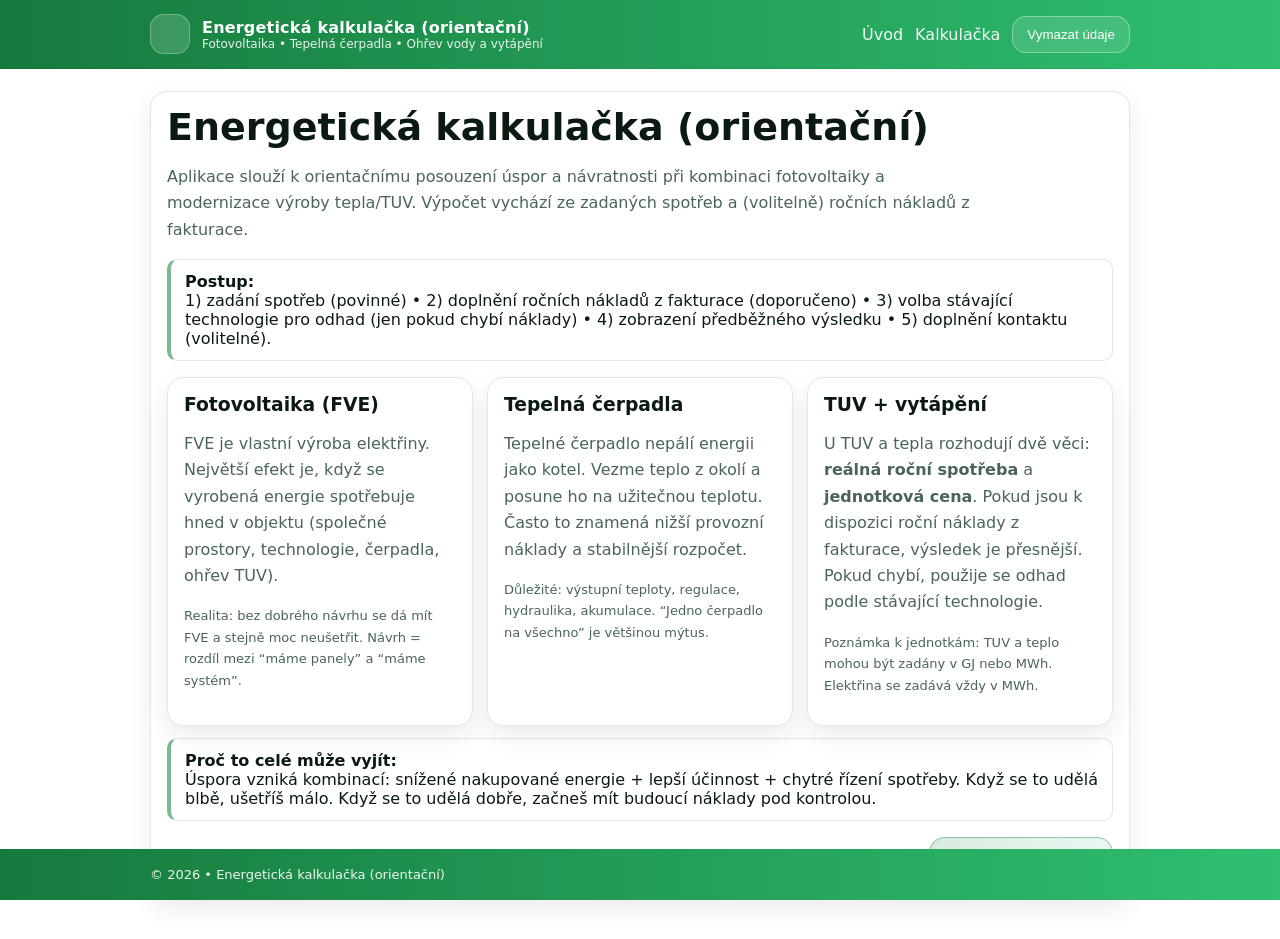
<file: index.html>
<!doctype html>
<html lang="cs">
<head>
  <meta charset="utf-8" />
  <meta name="viewport" content="width=device-width,initial-scale=1" />
  <title>Energetická kalkulačka (orientační)</title>
  <link rel="stylesheet" href="./styles.css" />
</head>
<body>
  <header class="topbar">
    <div class="wrap topbar__inner">
      <div class="brand">
        <div class="brand__logo" aria-hidden="true"></div>
        <div>
          <div class="brand__name">Energetická kalkulačka (orientační)</div>
          <div class="brand__tag">Fotovoltaika • Tepelná čerpadla • Ohřev vody a vytápění</div>
        </div>
      </div>
      <div class="navlinks">
        <a href="./index.html">Úvod</a>
        <a href="./step1.html">Kalkulačka</a>
        <button class="btn" id="resetBtn" type="button">Vymazat údaje</button>
      </div>
    </div>
  </header>

  <main class="main wrap section">
    
    <div class="card">
      
<h1>Energetická kalkulačka (orientační)</h1>
<p class="lead">
  Aplikace slouží k orientačnímu posouzení úspor a návratnosti při kombinaci fotovoltaiky a modernizace výroby tepla/TUV.
  Výpočet vychází ze zadaných spotřeb a (volitelně) ročních nákladů z fakturace.
</p>

<div class="callout">
  <b>Postup:</b><br>
  1) zadání spotřeb (povinné) • 2) doplnění ročních nákladů z fakturace (doporučeno) • 3) volba stávající technologie pro odhad (jen pokud chybí náklady) •
  4) zobrazení předběžného výsledku • 5) doplnění kontaktu (volitelné).
</div>

<div class="grid3">
  <div class="card">
    <h3>Fotovoltaika (FVE)</h3>
    <p>
      FVE je vlastní výroba elektřiny. Největší efekt je, když se vyrobená energie spotřebuje hned v objektu
      (společné prostory, technologie, čerpadla, ohřev TUV).
    </p>
    <p class="small">
      Realita: bez dobrého návrhu se dá mít FVE a stejně moc neušetřit. Návrh = rozdíl mezi “máme panely” a “máme systém”.
    </p>
  </div>
  <div class="card">
    <h3>Tepelná čerpadla</h3>
    <p>
      Tepelné čerpadlo nepálí energii jako kotel. Vezme teplo z okolí a posune ho na užitečnou teplotu.
      Často to znamená nižší provozní náklady a stabilnější rozpočet.
    </p>
    <p class="small">
      Důležité: výstupní teploty, regulace, hydraulika, akumulace. “Jedno čerpadlo na všechno” je většinou mýtus.
    </p>
  </div>
  <div class="card">
    <h3>TUV + vytápění</h3>
    <p>
      U TUV a tepla rozhodují dvě věci: <b>reálná roční spotřeba</b> a <b>jednotková cena</b>.
      Pokud jsou k dispozici roční náklady z fakturace, výsledek je přesnější. Pokud chybí, použije se odhad podle stávající technologie.
    </p>
    <p class="small">
      Poznámka k jednotkám: TUV a teplo mohou být zadány v GJ nebo MWh. Elektřina se zadává vždy v MWh.
    </p>
  </div>
</div>

<div class="callout">
  <b>Proč to celé může vyjít:</b><br>
  Úspora vzniká kombinací: snížené nakupované energie + lepší účinnost + chytré řízení spotřeby.
  Když se to udělá blbě, ušetříš málo. Když se to udělá dobře, začneš mít budoucí náklady pod kontrolou.
</div>

<div class="nav" style="margin-top:16px">
  <div></div>
  <a class="btn btn--primary btn--lg" href="./step1.html">Spustit kalkulaci</a>
</div>

    </div>
  </main>

  <footer class="footer">
    <div class="wrap footer__inner">
      © 2026 • Energetická kalkulačka (orientační)
    </div>
  </footer>

  <script src="./app.js"></script>
  <script>
    // global init
    const rb = document.getElementById('resetBtn');
    if (rb) rb.addEventListener('click', () => { ECO.resetAll(); window.location.href='./index.html'; });
    ECO.renderTimer();
    
  </script>
  <script>
    // Compatibility: some older versions referenced this on page load.
    // Keep it as a harmless no-op so the app never crashes.
    window.solveSimpleChallenge = window.solveSimpleChallenge || function solveSimpleChallenge() {
      return true;
    };
  </script>
</body>
</html>
</file>
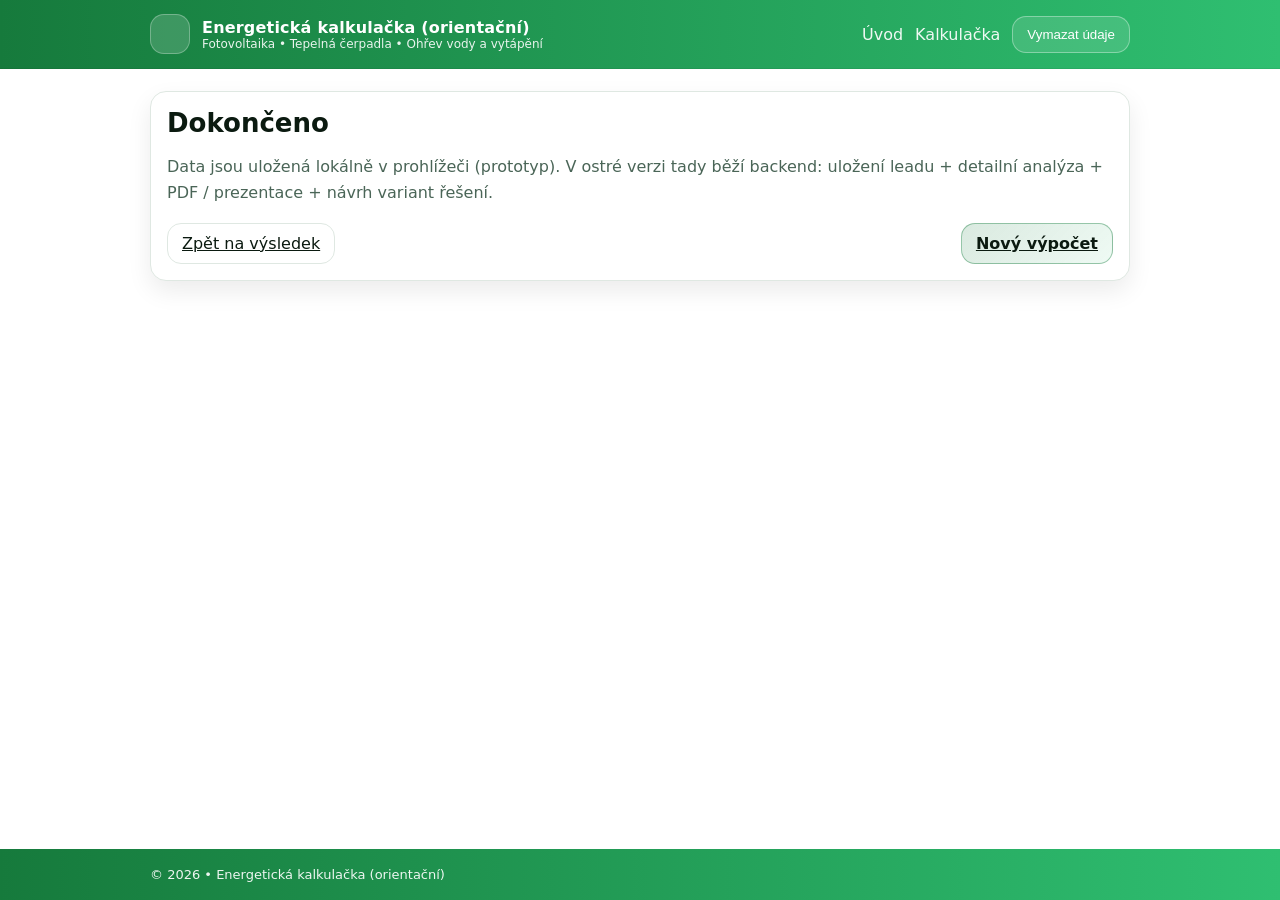
<file: done.html>
<!doctype html>
<html lang="cs">
<head>
  <meta charset="utf-8" />
  <meta name="viewport" content="width=device-width,initial-scale=1" />
  <title>Dokončeno</title>
  <link rel="stylesheet" href="./styles.css" />
</head>
<body>
  <header class="topbar">
    <div class="wrap topbar__inner">
      <div class="brand">
        <div class="brand__logo" aria-hidden="true"></div>
        <div>
          <div class="brand__name">Energetická kalkulačka (orientační)</div>
          <div class="brand__tag">Fotovoltaika • Tepelná čerpadla • Ohřev vody a vytápění</div>
        </div>
      </div>
      <div class="navlinks">
        <a href="./index.html">Úvod</a>
        <a href="./step1.html">Kalkulačka</a>
        <button class="btn" id="resetBtn" type="button">Vymazat údaje</button>
      </div>
    </div>
  </header>

  <main class="main wrap section">
    
    <div class="card">
      
<h2>Dokončeno </h2>
<p>
  Data jsou uložená lokálně v prohlížeči (prototyp). V ostré verzi tady běží backend:
  uložení leadu + detailní analýza + PDF / prezentace + návrh variant řešení.
</p>
<div class="nav">
  <a class="btn" href="./result1.html">Zpět na výsledek</a>
  <a class="btn btn--primary" href="./index.html" onclick="ECO.resetAll()">Nový výpočet</a>
</div>

    </div>
  </main>

  <footer class="footer">
    <div class="wrap footer__inner">
      © 2026 • Energetická kalkulačka (orientační)
    </div>
  </footer>

  <script src="./app.js"></script>
  <script>
    // global init
    const rb = document.getElementById('resetBtn');
    if (rb) rb.addEventListener('click', () => { ECO.resetAll(); window.location.href='./index.html'; });
    ECO.renderTimer();
    
  </script>
  <script>
  
  </script>
</body>
</html>
</file>
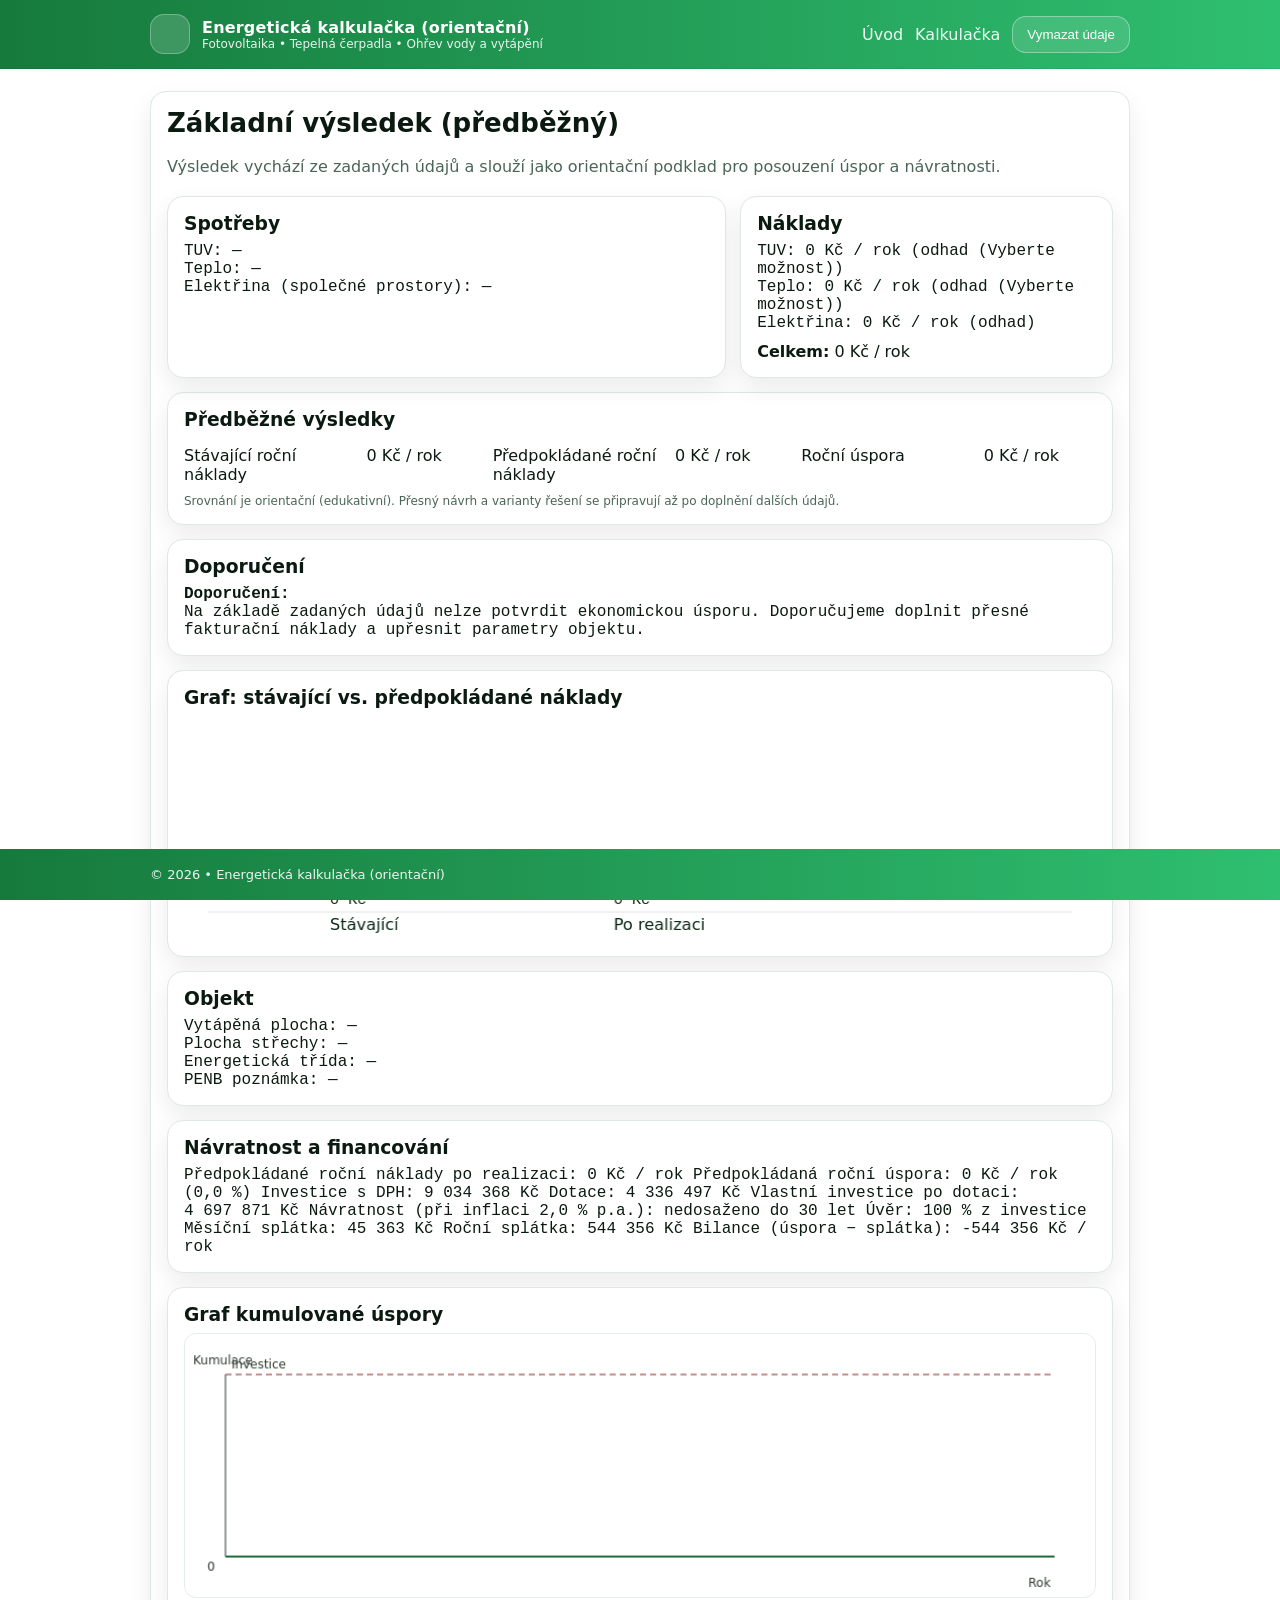
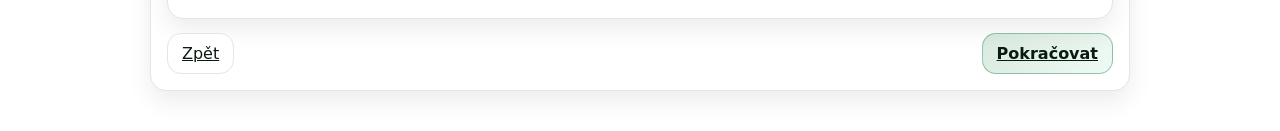
<file: result1.html>
<!doctype html>
<html lang="cs">
<head>
  <meta charset="utf-8" />
  <meta name="viewport" content="width=device-width,initial-scale=1" />
  <title>Základní výsledek</title>
  <link rel="stylesheet" href="./styles.css" />
</head>
<body>
  <header class="topbar">
    <div class="wrap topbar__inner">
      <div class="brand">
        <div class="brand__logo" aria-hidden="true"></div>
        <div>
          <div class="brand__name">Energetická kalkulačka (orientační)</div>
          <div class="brand__tag">Fotovoltaika • Tepelná čerpadla • Ohřev vody a vytápění</div>
        </div>
      </div>
      <div class="navlinks">
        <a href="./index.html">Úvod</a>
        <a href="./step1.html">Kalkulačka</a>
        <button class="btn" id="resetBtn" type="button">Vymazat údaje</button>
      </div>
    </div>
  </header>

  <main class="main wrap section">
    
    <div class="card">
      
<h2>Základní výsledek (předběžný)</h2>
<p>Výsledek vychází ze zadaných údajů a slouží jako orientační podklad pro posouzení úspor a návratnosti.</p>
<div class="kpi">
  <div class="card"><h3>Spotřeby</h3><div id="cons" class="mono"></div></div>
  <div class="card"><h3>Náklady</h3><div id="costs" class="mono"></div><div style="margin-top:10px"><b>Celkem:</b> <span id="total"></span></div></div>
</div>
<div class="card" style="margin-top:14px">
  <h3>Předběžné výsledky</h3>
  <div class="grid3">
    <div class="kpi">
      <div class="kpi__label">Stávající roční náklady</div>
      <div class="kpi__value" id="kpiBase"></div>
    </div>
    <div class="kpi">
      <div class="kpi__label">Předpokládané roční náklady</div>
      <div class="kpi__value" id="kpiNew"></div>
    </div>
    <div class="kpi">
      <div class="kpi__label">Roční úspora</div>
      <div class="kpi__value" id="kpiSave"></div>
      <div class="kpi__sub" id="kpiSavePct"></div>
    </div>
  </div>
  <div class="hint" style="margin-top:10px">
    Srovnání je orientační (edukativní). Přesný návrh a varianty řešení se připravují až po doplnění dalších údajů.
  </div>
</div>

<div class="card" style="margin-top:14px">
  <h3>Doporučení</h3>
  <div id="recBox" class="mono"></div>
</div>

<div class="card" style="margin-top:14px">
  <h3>Graf: stávající vs. předpokládané náklady</h3>
  <canvas id="costChart" width="900" height="220" style="width:100%; height:220px;"></canvas>
</div>

<div class="card" style="margin-top:14px"><h3>Objekt</h3><div id="obj" class="mono"></div></div>

<div class="card" style="margin-top:14px">
  <h3>Návratnost a financování</h3>
  <div id="roiBox" class="mono"></div>
</div>

<div class="card" style="margin-top:14px">
  <h3>Graf kumulované úspory</h3>
  <canvas id="roiChart" width="900" height="260" style="width:100%;height:auto;border:1px solid #e6efe7;border-radius:12px"></canvas>
</div>
<div class="nav"><a class="btn" href="./step4.html">Zpět</a><a class="btn btn--primary" href="./step5.html">Pokračovat</a></div>

    </div>
  </main>

  <footer class="footer">
    <div class="wrap footer__inner">
      © 2026 • Energetická kalkulačka (orientační)
    </div>
  </footer>

  <script src="./app.js"></script>
  <script>
    // global init
    const rb = document.getElementById('resetBtn');
    if (rb) rb.addEventListener('click', () => { ECO.resetAll(); window.location.href='./index.html'; });
    ECO.renderTimer();
    
  </script>
  <script>
  // Základní výstup (spotřeby + náklady) – doplní se zde, rozšířené KPI/ROI dopočítá app.js (setupResult1Extended).
  (() => {
    const s = ECO.loadState();
    const r = ECO.computeCosts(s);
    const unit = s.unitHeat === "GJ" ? "GJ" : "MWh";

    document.getElementById('cons').innerHTML = [
      "TUV: " + ECO.fmtUnit(s.consTuv, unit),
      "Teplo: " + ECO.fmtUnit(s.consHeat, unit),
      "Elektřina (společné prostory): " + ECO.fmtUnit(s.consElec, "MWh")
    ].join("<br>");

    const tuvSrc = Number.isFinite(s.costTuv) ? "faktura" : ("odhad" + (s.sysTuv ? " (" + s.sysTuv + ")" : ""));
    const heatSrc = Number.isFinite(s.costHeat) ? "faktura" : ("odhad" + (s.sysHeat ? " (" + s.sysHeat + ")" : ""));
    const elecSrc = Number.isFinite(s.costElec) ? "faktura" : "odhad";

    document.getElementById('costs').innerHTML = [
      "TUV: " + ECO.fmtCZK(r.costTuv) + " (" + tuvSrc + ")",
      "Teplo: " + ECO.fmtCZK(r.costHeat) + " (" + heatSrc + ")",
      "Elektřina: " + ECO.fmtCZK(r.costElec) + " (" + elecSrc + ")"
    ].join("<br>");

    document.getElementById('total').textContent = ECO.fmtCZK(r.total);

    document.getElementById('obj').innerHTML = [
      "Vytápěná plocha: " + (Number.isFinite(s.floorArea) ? (s.floorArea + " m²") : "—"),
      "Plocha střechy: " + (Number.isFinite(s.roofArea) ? (s.roofArea + " m²") : "—"),
      "Energetická třída: " + (s.energyClass || "—"),
      "PENB poznámka: " + (s.penbNote || "—")
    ].join("<br>");
  })();

  // Zajistí doplnění KPI/ROI a vykreslení grafů i v případě, že se hook v app.js nespustí.
  if (ECO && typeof ECO.setupResult1Extended === 'function') {
    ECO.setupResult1Extended();
  }
  </script>
</body>
</html>
</file>
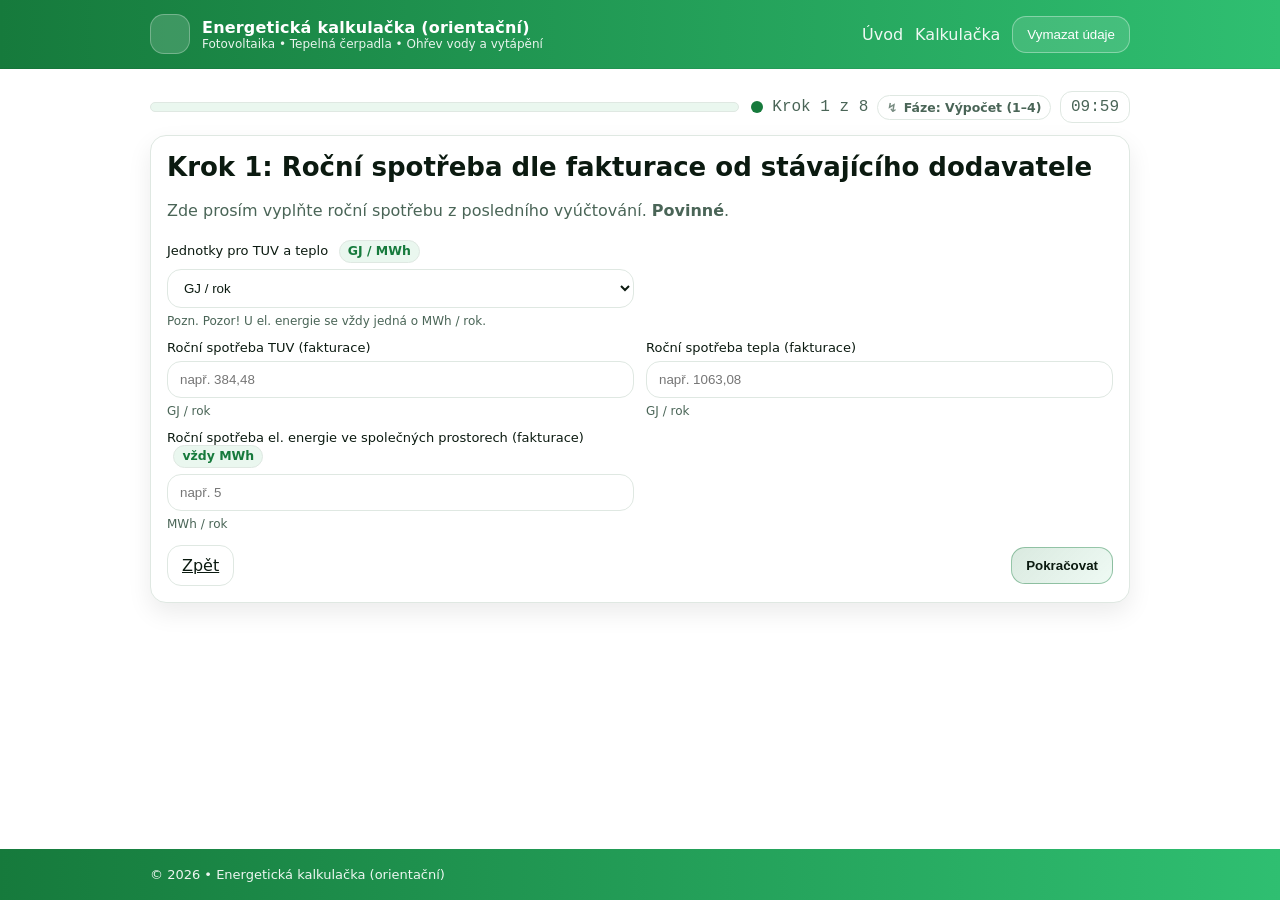
<file: step1.html>
<!doctype html>
<html lang="cs">
<head>
  <meta charset="utf-8" />
  <meta name="viewport" content="width=device-width,initial-scale=1" />
  <title>Krok 1 – Spotřeba</title>
  <link rel="stylesheet" href="./styles.css" />
</head>
<body>
  <header class="topbar">
    <div class="wrap topbar__inner">
      <div class="brand">
        <div class="brand__logo" aria-hidden="true"></div>
        <div>
          <div class="brand__name">Energetická kalkulačka (orientační)</div>
          <div class="brand__tag">Fotovoltaika • Tepelná čerpadla • Ohřev vody a vytápění</div>
        </div>
      </div>
      <div class="navlinks">
        <a href="./index.html">Úvod</a>
        <a href="./step1.html">Kalkulačka</a>
        <button class="btn" id="resetBtn" type="button">Vymazat údaje</button>
      </div>
    </div>
  </header>

  <main class="main wrap section">
    
        <div class="wizardTop">
          <div class="progress"><div class="progress__bar" data-progress style="width:0%"></div></div>
          <div class="meta">
            <span class="pulse" aria-hidden="true"></span>
            <span data-stepLabel class="mono">Krok 1 z 8</span>
            <span class="phase" data-phase>Fáze: Výpočet (1–4)</span>
            <span class="timer"><span data-timer>10:00</span></span>
          </div>
        </div>
    <div class="card">
      
<h2>Krok 1: Roční spotřeba dle fakturace od stávajícího dodavatele</h2>
<p>Zde prosím vyplňte roční spotřebu z posledního vyúčtování. <b>Povinné</b>.</p>

<div class="form">
  <div class="field">
    <label for="unitHeat">Jednotky pro TUV a teplo <span class="badge">GJ / MWh</span></label>
    <select id="unitHeat">
      <option value="GJ">GJ / rok</option>
      <option value="MWh">MWh / rok</option>
    </select>
    <div class="hint">Pozn. Pozor! U el. energie se vždy jedná o MWh / rok.</div>
  </div>
  <div class="field"></div>

  <div class="field">
    <label for="consTuv">Roční spotřeba TUV (fakturace)</label>
    <input id="consTuv" inputmode="decimal" placeholder="např. 384,48" />
    <div class="hint"><span id="unitHeatLabel1">MWh / rok</span></div>
  </div>

  <div class="field">
    <label for="consHeat">Roční spotřeba tepla (fakturace)</label>
    <input id="consHeat" inputmode="decimal" placeholder="např. 1063,08" />
    <div class="hint"><span id="unitHeatLabel2">MWh / rok</span></div>
  </div>

  <div class="field">
    <label for="consElec">Roční spotřeba el. energie ve společných prostorech (fakturace) <span class="badge">vždy MWh</span></label>
    <input id="consElec" inputmode="decimal" placeholder="např. 5" />
    <div class="hint">MWh / rok</div>
  </div>
</div>

<div class="err" id="err" hidden></div>

<div class="nav">
  <a class="btn" href="./index.html">Zpět</a>
  <button class="btn btn--primary" id="next" type="button">Pokračovat</button>
</div>

    </div>
  </main>

  <footer class="footer">
    <div class="wrap footer__inner">
      © 2026 • Energetická kalkulačka (orientační)
    </div>
  </footer>

  <script src="./app.js"></script>
  <script>
    // global init
    const rb = document.getElementById('resetBtn');
    if (rb) rb.addEventListener('click', () => { ECO.resetAll(); window.location.href='./index.html'; });
    ECO.renderTimer();
    ECO.setWizardTop(1,8);
  </script>
  <script>
  
(() => {
  const s = ECO.loadState();
  const unitHeat = document.getElementById('unitHeat');
  const consTuv = document.getElementById('consTuv');
  const consHeat = document.getElementById('consHeat');
  const consElec = document.getElementById('consElec');
  const err = document.getElementById('err');

  const prevUnit = s.unitHeat || "GJ";
  unitHeat.value = prevUnit;
  consTuv.value = s.consTuv ?? "";
  consHeat.value = s.consHeat ?? "";
  consElec.value = s.consElec ?? "";

  function unitLabel(){
    return unitHeat.value === "GJ" ? "GJ / rok" : "MWh / rok";
  }
  function updateLabels(){
    const label = unitLabel();
    document.getElementById('unitHeatLabel1').textContent = label;
    document.getElementById('unitHeatLabel2').textContent = label;
  }
  updateLabels();

  unitHeat.addEventListener('change', () => {
    updateLabels();

    // Excel poznámka: změna jednotek = změna významu zadaných čísel.
    // Abychom nevytvořili tichý chaos, resetujeme navazující kroky.
    if (unitHeat.value !== prevUnit) {
      // změna jednotek -> reset navazujících hodnot (tiše, aby nevyskakovalo červené okno)
      // vyčistit hodnoty, které jsou vázané na jednotku
      consTuv.value = "";
      consHeat.value = "";
      s.consTuv = null;
      s.consHeat = null;

      // pozn.: změna jednotky mění i výpočet odhadu nákladů
      s.inputMode = null;

      // reset navazujících kroků
      s.costTuv = null; s.costHeat = null;
      s.sysTuv = "Zvolte možnost";
      s.sysHeat = "Zvolte možnost";

      s.unitHeat = unitHeat.value;
      ECO.saveState(s);
      ECO.showError(err, []);
    }
  });

  document.getElementById('next').addEventListener('click', () => {
    s.unitHeat = unitHeat.value;

    s.consTuv = ECO.parseNumber(consTuv.value);
    s.consHeat = ECO.parseNumber(consHeat.value);
    s.consElec = ECO.parseNumber(consElec.value);

    const errs = [];
    if (!Number.isFinite(s.consTuv) || s.consTuv <= 0) errs.push("Vyplň roční spotřebu TUV (kladné číslo).");
    if (!Number.isFinite(s.consHeat) || s.consHeat <= 0) errs.push("Vyplň roční spotřebu tepla (kladné číslo).");
    if (!Number.isFinite(s.consElec) || s.consElec < 0) errs.push("Vyplň roční spotřebu el. energie (MWh/rok).");

    // sanity checks (neblokující upozornění)
    const warns = [];
    if (Number.isFinite(s.consTuv) && s.consTuv > 50000) warns.push("TUV vypadá extrémně vysoko — zkontroluj, že sedí jednotka a desetinná čárka.");
    if (Number.isFinite(s.consHeat) && s.consHeat > 50000) warns.push("Teplo vypadá extrémně vysoko — zkontroluj, že sedí jednotka a desetinná čárka.");
    if (Number.isFinite(s.consElec) && s.consElec > 5000) warns.push("Elektřina ve spol. prostorech vypadá hodně vysoko — zkontroluj vstup.");

    if (errs.length) { ECO.showError(err, errs); return; }
    if (warns.length) ECO.showError(err, warns); else ECO.showError(err, []);

    // Vstupy spotřeby máme vždy – náklady se případně doplní v kroku 2/3.
    s.inputMode = 'consumption';

    ECO.saveState(s);
    ECO.navigate("./step2.html");
  });
})();</script>
</body>
</html>
</file>
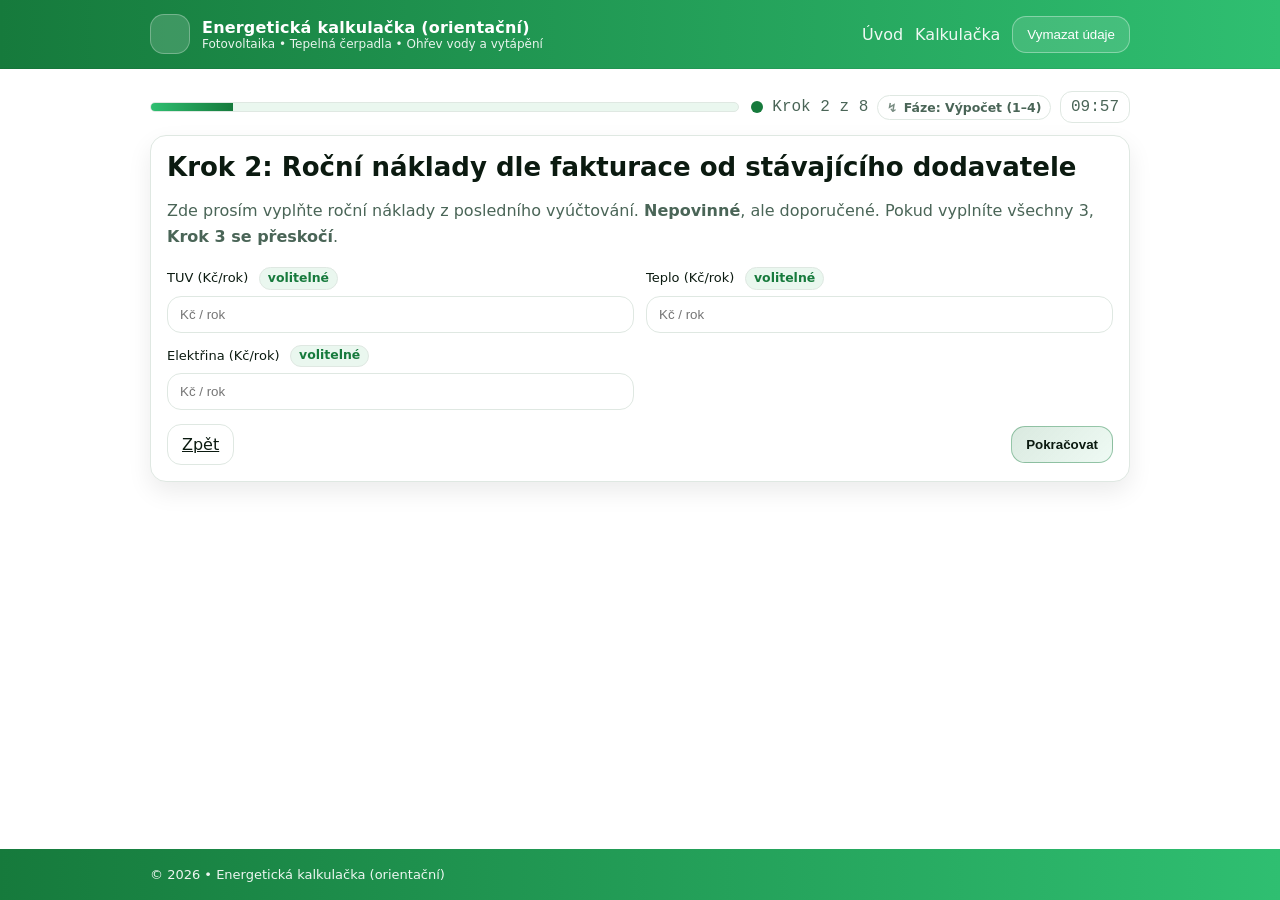
<file: step2.html>
<!doctype html>
<html lang="cs">
<head>
  <meta charset="utf-8" />
  <meta name="viewport" content="width=device-width,initial-scale=1" />
  <title>Krok 2 – Fakturace</title>
  <link rel="stylesheet" href="./styles.css" />
</head>
<body>
  <header class="topbar">
    <div class="wrap topbar__inner">
      <div class="brand">
        <div class="brand__logo" aria-hidden="true"></div>
        <div>
          <div class="brand__name">Energetická kalkulačka (orientační)</div>
          <div class="brand__tag">Fotovoltaika • Tepelná čerpadla • Ohřev vody a vytápění</div>
        </div>
      </div>
      <div class="navlinks">
        <a href="./index.html">Úvod</a>
        <a href="./step1.html">Kalkulačka</a>
        <button class="btn" id="resetBtn" type="button">Vymazat údaje</button>
      </div>
    </div>
  </header>

  <main class="main wrap section">
    
        <div class="wizardTop">
          <div class="progress"><div class="progress__bar" data-progress style="width:0%"></div></div>
          <div class="meta">
            <span class="pulse" aria-hidden="true"></span>
            <span data-stepLabel class="mono">Krok 2 z 8</span>
            <span class="phase" data-phase>Fáze: Výpočet (1–4)</span>
            <span class="timer"><span data-timer>10:00</span></span>
          </div>
        </div>
    <div class="card">
      
<h2>Krok 2: Roční náklady dle fakturace od stávajícího dodavatele</h2>
<p>
  Zde prosím vyplňte roční náklady z posledního vyúčtování. <b>Nepovinné</b>, ale doporučené.
  Pokud vyplníte všechny 3, <b>Krok 3 se přeskočí</b>.
</p>
<div class="form">
  <div class="field">
    <label for="costTuv">TUV (Kč/rok) <span class="badge">volitelné</span></label>
    <input id="costTuv" inputmode="decimal" placeholder="Kč / rok" />
  </div>
  <div class="field">
    <label for="costHeat">Teplo (Kč/rok) <span class="badge">volitelné</span></label>
    <input id="costHeat" inputmode="decimal" placeholder="Kč / rok" />
  </div>
  <div class="field">
    <label for="costElec">Elektřina (Kč/rok) <span class="badge">volitelné</span></label>
    <input id="costElec" inputmode="decimal" placeholder="Kč / rok" />
  </div>
</div>


<div class="err" id="err" hidden></div>
<div class="nav"><a class="btn" href="./step1.html">Zpět</a><button class="btn btn--primary" id="next" type="button">Pokračovat</button></div>

    </div>
  </main>

  <footer class="footer">
    <div class="wrap footer__inner">
      © 2026 • Energetická kalkulačka (orientační)
    </div>
  </footer>

  <script src="./app.js"></script>
  <script>
    // global init
    const rb = document.getElementById('resetBtn');
    if (rb) rb.addEventListener('click', () => { ECO.resetAll(); window.location.href='./index.html'; });
    ECO.renderTimer();
    ECO.setWizardTop(2,8);
  </script>
  <script>
  
(() => {
  const s = ECO.loadState();
  const costTuv = document.getElementById('costTuv');
  const costHeat = document.getElementById('costHeat');
  const costElec = document.getElementById('costElec');
  const err = document.getElementById('err');

  costTuv.value = s.costTuv ?? "";
  costHeat.value = s.costHeat ?? "";
  costElec.value = s.costElec ?? "";

  // Krok 2 je čistě pro doplnění nákladů z fakturace (bez mezisouhrnů).

  document.getElementById('next').addEventListener('click', () => {
    s.costTuv = ECO.parseNumber(costTuv.value);
    s.costHeat = ECO.parseNumber(costHeat.value);
    s.costElec = ECO.parseNumber(costElec.value);

    const errs = [];
    if (s.costTuv !== null && (!Number.isFinite(s.costTuv) || s.costTuv < 0)) errs.push("Náklady TUV musí být nezáporné číslo (nebo nech prázdné).");
    if (s.costHeat !== null && (!Number.isFinite(s.costHeat) || s.costHeat < 0)) errs.push("Náklady tepla musí být nezáporné číslo (nebo nech prázdné).");
    if (s.costElec !== null && (!Number.isFinite(s.costElec) || s.costElec < 0)) errs.push("Náklady elektřiny musí být nezáporné číslo (nebo nech prázdné).");

    // sanity warnings (neblokující)
    const warns = [];
    if (Number.isFinite(s.costTuv) && s.costTuv > 50000000) warns.push("TUV: částka vypadá mimo realitu — zkontroluj nuly a formát.");
    if (Number.isFinite(s.costHeat) && s.costHeat > 100000000) warns.push("Teplo: částka vypadá mimo realitu — zkontroluj nuly a formát.");
    if (Number.isFinite(s.costElec) && s.costElec > 30000000) warns.push("Elektřina: částka vypadá mimo realitu — zkontroluj nuly a formát.");

    if (errs.length) { ECO.showError(err, errs); return; }
    if (warns.length) ECO.showError(err, warns); else ECO.showError(err, []);

    const filled = [s.costTuv, s.costHeat, s.costElec].filter(Number.isFinite).length;
    if (filled === 0) s.inputMode = 'consumption';
    else if (filled === 3) s.inputMode = 'costs';
    else s.inputMode = 'mixed';

    ECO.saveState(s);

    const hasAll = Number.isFinite(s.costTuv) && Number.isFinite(s.costHeat) && Number.isFinite(s.costElec);
    const target = hasAll ? "./step4.html" : "./step3.html";
    ECO.navigate(target);
  });
})();</script>
</body>
</html>
</file>
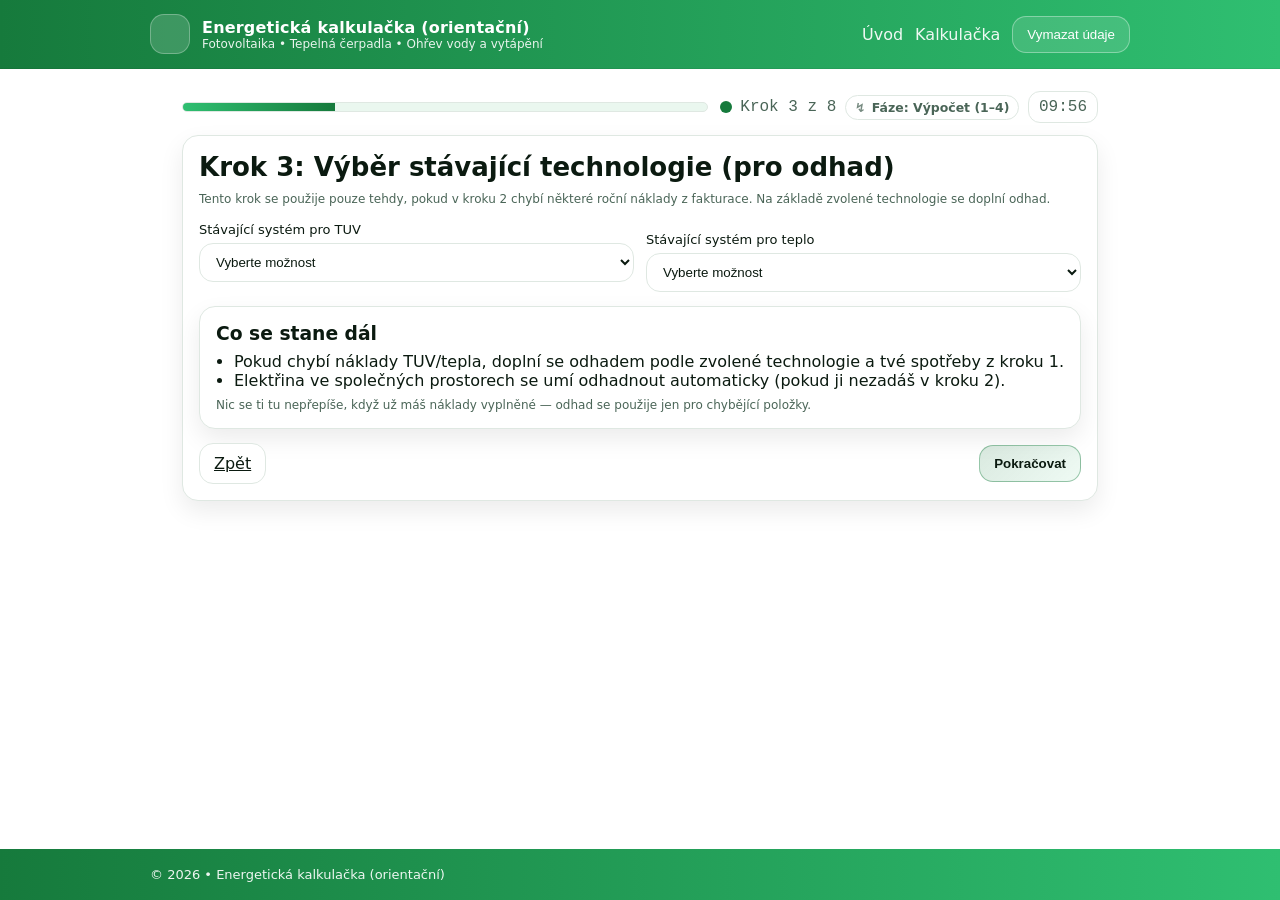
<file: step3.html>
<!doctype html>
<html lang="cs">
<head>
  <meta charset="utf-8" />
  <meta name="viewport" content="width=device-width,initial-scale=1" />
  <title>Krok 3 – Technologie</title>
  <link rel="stylesheet" href="./styles.css" />
</head>
<body>
  <header class="topbar">
    <div class="wrap topbar__inner">
      <div class="brand">
        <div class="brand__logo" aria-hidden="true"></div>
        <div>
          <div class="brand__name">Energetická kalkulačka (orientační)</div>
          <div class="brand__tag">Fotovoltaika • Tepelná čerpadla • Ohřev vody a vytápění</div>
        </div>
      </div>
      <div class="navlinks">
        <a href="./index.html">Úvod</a>
        <a href="./step1.html">Kalkulačka</a>
        <button class="btn" id="resetBtn" type="button">Vymazat údaje</button>
      </div>
    </div>
  </header>

  <main class="main wrap section">
    
        <div class="wizardTop">
          <div class="progress"><div class="progress__bar" data-progress style="width:0%"></div></div>
          <div class="meta">
            <span class="pulse" aria-hidden="true"></span>
            <span data-stepLabel class="mono">Krok 3 z 8</span>
            <span class="phase" data-phase>Fáze: Výpočet (1–4)</span>
            <span class="timer"><span data-timer>10:00</span></span>
          </div>
        </div>
    <div class="card">
      

<h2>Krok 3: Výběr stávající technologie (pro odhad)</h2>
<p class="hint">Tento krok se použije pouze tehdy, pokud v kroku 2 chybí některé roční náklady z fakturace. Na základě zvolené technologie se doplní odhad.</p>

<div class="form" style="margin-top:12px">
  <div class="field" id="rowTuv">
    <label for="sysTuv">Stávající systém pro TUV</label>
    <select id="sysTuv"></select>
  </div>
  <div class="field" id="rowHeat" style="margin-top:10px">
    <label for="sysHeat">Stávající systém pro teplo</label>
    <select id="sysHeat"></select>
  </div>
</div>

<div class="card" style="margin-top:14px">
  <h3 style="margin:0 0 8px">Co se stane dál</h3>
  <ul style="margin:0; padding-left:18px">
    <li>Pokud chybí náklady TUV/tepla, doplní se odhadem podle zvolené technologie a tvé spotřeby z kroku 1.</li>
    <li>Elektřina ve společných prostorech se umí odhadnout automaticky (pokud ji nezadáš v kroku 2).</li>
  </ul>
  <div class="hint" style="margin-top:8px">Nic se ti tu nepřepíše, když už máš náklady vyplněné — odhad se použije jen pro chybějící položky.</div>
</div>

<div class="err" id="err" hidden></div>
<div class="nav"><a class="btn" href="./step2.html">Zpět</a><button class="btn btn--primary" id="next" type="button">Pokračovat</button></div>

    </div>
  </main>

  <footer class="footer">
    <div class="wrap footer__inner">
      © 2026 • Energetická kalkulačka (orientační)
    </div>
  </footer>

  <script src="./app.js"></script>
  <script>
    // global init
    const rb = document.getElementById('resetBtn');
    if (rb) rb.addEventListener('click', () => { ECO.resetAll(); window.location.href='./index.html'; });
    ECO.renderTimer();
    ECO.setWizardTop(3,8);
  </script>
  <script>
  
(() => {
  const s = ECO.loadState();
  const sysTuv = document.getElementById('sysTuv');
  const sysHeat = document.getElementById('sysHeat');
  const err = document.getElementById('err');

  ECO.populateSelect(sysTuv, ECO.PRICE.tuv);
  ECO.populateSelect(sysHeat, ECO.PRICE.teplo);

  sysTuv.value = s.sysTuv || "Zvolte možnost";
  sysHeat.value = s.sysHeat || "Zvolte možnost";

  const needTuv = !Number.isFinite(s.costTuv);
  const needHeat = !Number.isFinite(s.costHeat);
  // UI: zobrazí se pouze pole, která jsou potřeba pro doplnění odhadu
  document.getElementById('rowTuv').style.display = needTuv ? "" : "none";
  document.getElementById('rowHeat').style.display = needHeat ? "" : "none";

  document.getElementById('next').addEventListener('click', () => {
    const errs = [];
    if (needTuv && (!sysTuv.value || sysTuv.value === "Zvolte možnost")) errs.push("Vyberte stávající systém pro TUV (nebo doplňte roční náklady ve 2. kroku).");
    if (needHeat && (!sysHeat.value || sysHeat.value === "Zvolte možnost")) errs.push("Vyberte stávající systém pro teplo (nebo doplňte roční náklady ve 2. kroku).");

    if (errs.length) { ECO.showError(err, errs); return; }
    ECO.showError(err, []);

    s.sysTuv = sysTuv.value;
    s.sysHeat = sysHeat.value;
    ECO.saveState(s);

    ECO.navigate("./step4.html");
  });
})();</script>
</body>
</html>
</file>
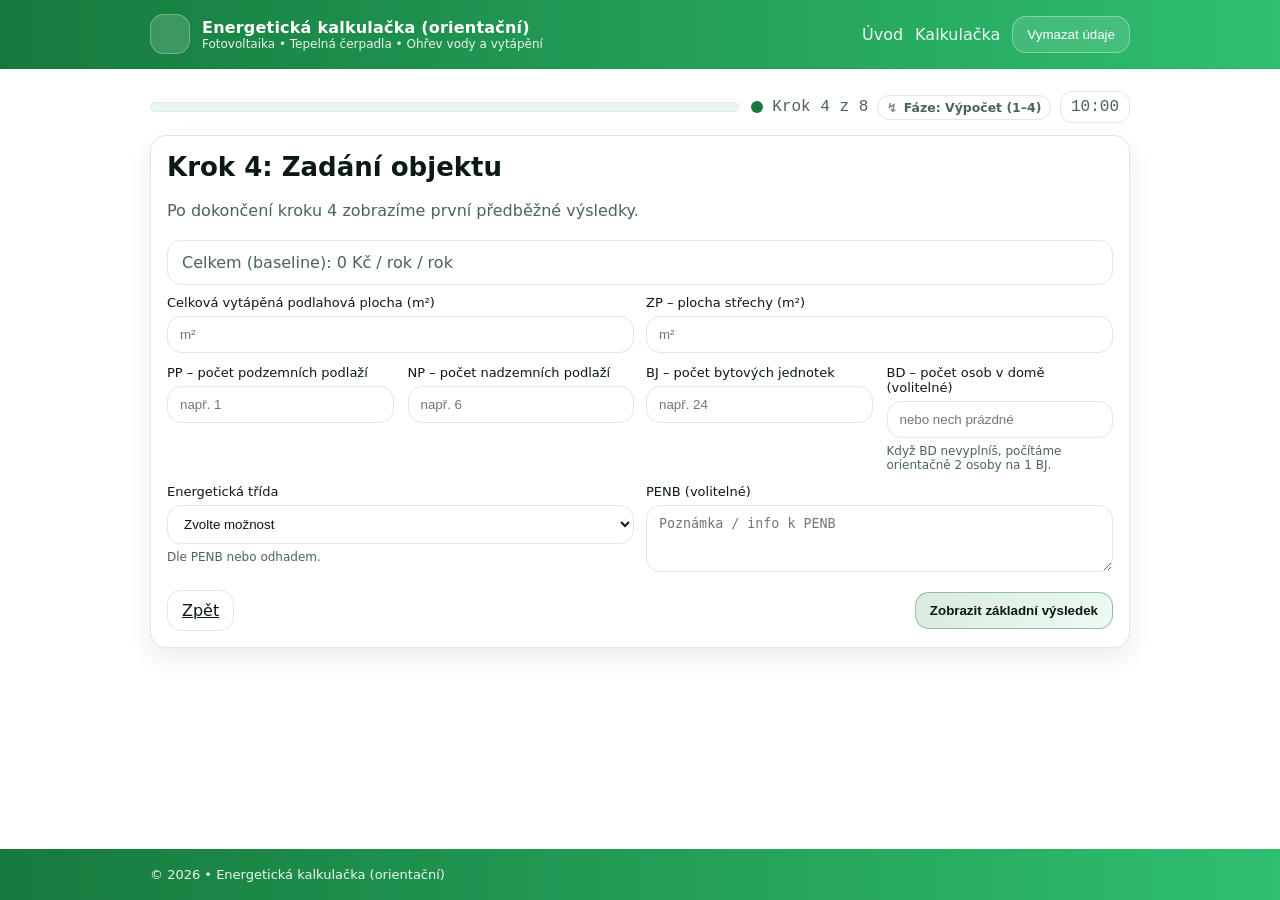
<file: step4.html>
<!doctype html>
<html lang="cs">
<head>
  <meta charset="utf-8" />
  <meta name="viewport" content="width=device-width,initial-scale=1" />
  <title>Krok 4 – Objekt</title>
  <link rel="stylesheet" href="./styles.css" />
</head>
<body>
  <header class="topbar">
    <div class="wrap topbar__inner">
      <div class="brand">
        <div class="brand__logo" aria-hidden="true"></div>
        <div>
          <div class="brand__name">Energetická kalkulačka (orientační)</div>
          <div class="brand__tag">Fotovoltaika • Tepelná čerpadla • Ohřev vody a vytápění</div>
        </div>
      </div>
      <div class="navlinks">
        <a href="./index.html">Úvod</a>
        <a href="./step1.html">Kalkulačka</a>
        <button class="btn" id="resetBtn" type="button">Vymazat údaje</button>
      </div>
    </div>
  </header>

  <main class="main wrap section">
    
        <div class="wizardTop">
          <div class="progress"><div class="progress__bar" data-progress style="width:0%"></div></div>
          <div class="meta">
            <span class="pulse" aria-hidden="true"></span>
            <span data-stepLabel class="mono">Krok 4 z 8</span>
            <span class="phase" data-phase>Fáze: Výpočet (1–4)</span>
            <span class="timer"><span data-timer>10:00</span></span>
          </div>
        </div>
    <div class="card">
      
<h2>Krok 4: Zadání objektu</h2>
<p>Po dokončení kroku 4 zobrazíme první předběžné výsledky.</p>
<div class="summaryMini" id="miniSummary"></div>
<div class="err" id="err" hidden></div>
<div class="form">
  <div class="field"><label for="floorArea">Celková vytápěná podlahová plocha (m²)</label><input id="floorArea" inputmode="decimal" placeholder="m²" /></div>
  <div class="field"><label for="roofArea">ZP – plocha střechy (m²)</label><input id="roofArea" inputmode="decimal" placeholder="m²" /></div>

  <div class="grid2">
    <div class="field"><label for="ppCount">PP – počet podzemních podlaží</label><input id="ppCount" inputmode="numeric" placeholder="např. 1" /></div>
    <div class="field"><label for="npCount">NP – počet nadzemních podlaží</label><input id="npCount" inputmode="numeric" placeholder="např. 6" /></div>
  </div>

  <div class="grid2">
    <div class="field"><label for="bjCount">BJ – počet bytových jednotek</label><input id="bjCount" inputmode="numeric" placeholder="např. 24" /></div>
    <div class="field"><label for="bdPeople">BD – počet osob v domě (volitelné)</label>
      <input id="bdPeople" inputmode="numeric" placeholder="nebo nech prázdné" />
      <div class="hint">Když BD nevyplníš, počítáme orientačně 2 osoby na 1 BJ.</div>
    </div>
  </div>

  <div class="field"><label for="energyClass">Energetická třída</label>
    <select id="energyClass"><option value="">Zvolte možnost</option><option>A</option><option>B</option><option>C</option><option>D</option><option>E</option><option>F</option><option>G</option></select>
    <div class="hint">Dle PENB nebo odhadem.</div>
  </div>
  <div class="field"><label for="penbNote">PENB (volitelné)</label><textarea id="penbNote" rows="3" placeholder="Poznámka / info k PENB"></textarea></div>
</div>
<div class="nav"><a class="btn" id="back" href="./step3.html">Zpět</a><button class="btn btn--primary" id="next" type="button">Zobrazit základní výsledek</button></div>

    </div>
  </main>

  <footer class="footer">
    <div class="wrap footer__inner">
      © 2026 • Energetická kalkulačka (orientační)
    </div>
  </footer>

  <script src="./app.js"></script>
  <script>
(() => {
  const s = ECO.loadState();

  const floorArea = document.getElementById('floorArea');
  const roofArea = document.getElementById('roofArea');
  const ppCount = document.getElementById('ppCount');
  const npCount = document.getElementById('npCount');
  const bjCount = document.getElementById('bjCount');
  const bdPeople = document.getElementById('bdPeople');
  const energyClass = document.getElementById('energyClass');
  const penbNote = document.getElementById('penbNote');

  const err = document.getElementById('err');
  const mini = document.getElementById('miniSummary');

  // předvyplnění
  floorArea.value = s.floorArea ?? '';
  roofArea.value = s.roofArea ?? '';
  ppCount.value = s.ppCount ?? '';
  npCount.value = s.npCount ?? '';
  bjCount.value = s.bjCount ?? '';
  bdPeople.value = s.bdPeople ?? '';
  energyClass.value = s.energyClass ?? '';
  penbNote.value = s.penbNote ?? '';

  // mini shrnutí (baseline)
  mini.textContent = `Celkem (baseline): ${ECO.fmtCZK((ECO.computeCosts(s)).total)} / rok`;

  document.getElementById('back').addEventListener('click', () => ECO.navigate('./step3.html'));
  document.getElementById('next').addEventListener('click', () => {
    const errs = [];
    const warns = [];

    s.floorArea = ECO.parseNumber(floorArea.value);
    s.roofArea = ECO.parseNumber(roofArea.value);
    s.ppCount = ECO.parseIntSafe(ppCount.value);
    s.npCount = ECO.parseIntSafe(npCount.value);
    s.bjCount = ECO.parseIntSafe(bjCount.value);
    s.bdPeople = ECO.parseIntSafe(bdPeople.value);
    s.energyClass = (energyClass.value || '').trim();
    s.penbNote = (penbNote.value || '').trim();

    // validace – povinné hlavně pro smysluplnost (Excel: ZP/NP/BJ/BD)
    if (!Number.isFinite(s.roofArea) || s.roofArea <= 0) errs.push("Vyplň ZP (plocha střechy) – je nutná pro simulaci.");
    if (!Number.isFinite(s.npCount) || s.npCount < 0) errs.push("Vyplň NP (počet nadzemních podlaží).");
    if (!Number.isFinite(s.ppCount) || s.ppCount < 0) errs.push("Vyplň PP (počet podzemních podlaží).");
    if (!Number.isFinite(s.bjCount) || s.bjCount <= 0) errs.push("Vyplň BJ (počet bytových jednotek).");

    // BD je volitelné – když není, počítá se 2 os./BJ
    if (Number.isFinite(s.bdPeople) && s.bdPeople < 0) errs.push("BD nemůže být záporné.");

    if (Number.isFinite(s.floorArea) && s.floorArea < 0) errs.push("Plocha nemůže být záporná.");

    if (Number.isFinite(s.floorArea) && s.floorArea > 200000) warns.push("Vytápěná plocha vypadá extrémně — zkontroluj nuly.");
    if (Number.isFinite(s.roofArea) && s.roofArea > 200000) warns.push("Plocha střechy vypadá extrémně — zkontroluj nuly.");

    if (errs.length) { ECO.showError(err, errs); return; }
    if (warns.length) ECO.showError(err, warns); else ECO.showError(err, []);

    ECO.saveState(s);
    ECO.navigate("./result1.html");
  });
})();
</script>
</body>
</html>
</file>
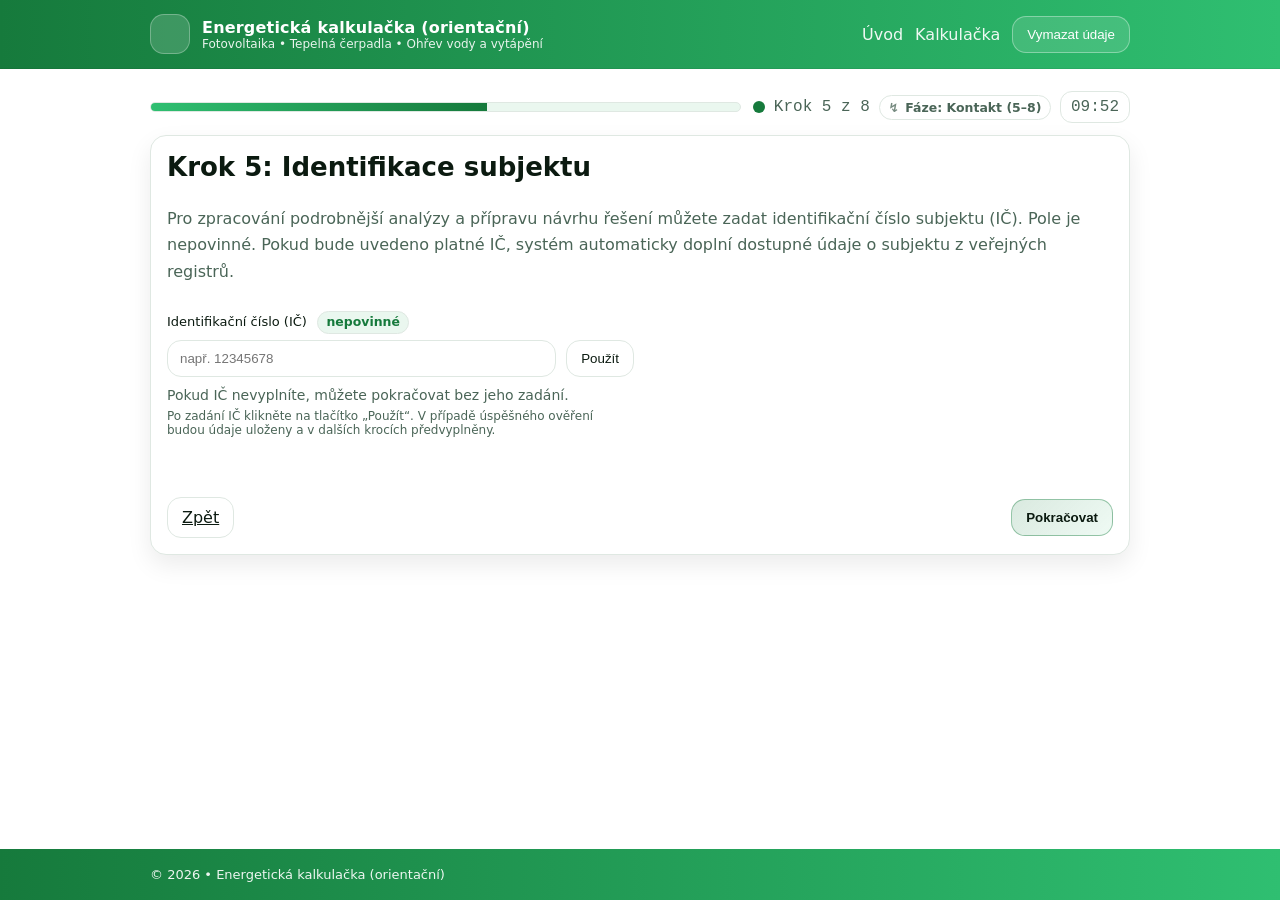
<file: step5.html>
<!doctype html>
<html lang="cs">
<head>
  <meta charset="utf-8" />
  <meta name="viewport" content="width=device-width,initial-scale=1" />
  <title>Krok 5 – Subjekt</title>
  <link rel="stylesheet" href="./styles.css" />
</head>
<body>
  <header class="topbar">
    <div class="wrap topbar__inner">
      <div class="brand">
        <div class="brand__logo" aria-hidden="true"></div>
        <div>
          <div class="brand__name">Energetická kalkulačka (orientační)</div>
          <div class="brand__tag">Fotovoltaika • Tepelná čerpadla • Ohřev vody a vytápění</div>
        </div>
      </div>
      <div class="navlinks">
        <a href="./index.html">Úvod</a>
        <a href="./step1.html">Kalkulačka</a>
        <button class="btn" id="resetBtn" type="button">Vymazat údaje</button>
      </div>
    </div>
  </header>

  <main class="main wrap section">
    
        <div class="wizardTop">
          <div class="progress"><div class="progress__bar" data-progress style="width:0%"></div></div>
          <div class="meta">
            <span class="pulse" aria-hidden="true"></span>
            <span data-stepLabel class="mono">Krok 5 z 8</span>
            <span class="phase" data-phase>Fáze: Výpočet (1–4)</span>
            <span class="timer"><span data-timer>10:00</span></span>
          </div>
        </div>
    <div class="card card--wizard">
      
<h2>Krok 5: Identifikace subjektu</h2>
<p>
  Pro zpracování podrobnější analýzy a přípravu návrhu řešení můžete zadat identifikační číslo subjektu (IČ).
  Pole je nepovinné. Pokud bude uvedeno platné IČ, systém automaticky doplní dostupné údaje o subjektu z veřejných registrů.
</p>

<div class="form">
  <div class="field">
    <label for="ico">Identifikační číslo (IČ) <span class="badge">nepovinné</span></label>
    <div class="row row--tight">
      <input id="ico" inputmode="numeric" placeholder="např. 12345678" maxlength="8" />
      <button class="btn" id="icoUse" type="button">Použít</button>
    </div>
    <div class="ico-status ico-status--info" id="icoMsg">Pokud IČ nevyplníte, můžete pokračovat bez jeho zadání.</div>
    <div class="hint">
      Po zadání IČ klikněte na tlačítko „Použít“. V případě úspěšného ověření budou údaje uloženy a v dalších krocích předvyplněny.
    </div>
  </div>
</div>

<div class="err" id="err" hidden></div>

<div class="nav">
  <a class="btn" href="./result1.html">Zpět</a>
  <div class="nav__right">
        <button class="btn btn--primary" id="next" type="button">Pokračovat</button>
  </div>
</div>

    </div>
  </main>

  <footer class="footer">
    <div class="wrap footer__inner">
      © 2026 • Energetická kalkulačka (orientační)
    </div>
  </footer>

  <script src="./app.js"></script>
  <script>
    // global init
    const rb = document.getElementById('resetBtn');
    if (rb) rb.addEventListener('click', () => { ECO.resetAll(); window.location.href='./index.html'; });
    ECO.renderTimer();
    ECO.setWizardTop(5,8);
  </script>
  <script>
  
(() => {
  const s = ECO.loadState();
  const icoEl = document.getElementById("ico");
  const icoUse = document.getElementById("icoUse");
  const icoMsg = document.getElementById("icoMsg");
  const err = document.getElementById("err");
  const next = document.getElementById("next");

  // obnova stavu
  icoEl.value = s.ico ?? "";
  s.ico_status = s.ico_status ?? "none"; // none | valid | invalid

  function normalizeICO(v){
    return String(v || "").replace(/\D/g, "");
  }

  function setMsg(type, text){
    icoMsg.textContent = text;
    icoMsg.classList.remove("ico-status--ok","ico-status--bad","ico-status--info");
    icoMsg.classList.add(type === "ok" ? "ico-status--ok" : (type === "bad" ? "ico-status--bad" : "ico-status--info"));
  }

  function sync(){
    const v = normalizeICO(icoEl.value);
    const has = v.length > 0;
    next.disabled = has && s.ico_status !== "valid";
  }

  // úvodní hláška
  if (!normalizeICO(icoEl.value)) setMsg("info", "Pokud IČ nevyplníte, můžete pokračovat bez jeho zadání.");
  else if (s.ico_status === "valid") setMsg("ok", "IČ bylo ověřeno. Údaje o subjektu byly načteny.");
  else if (s.ico_status === "invalid") setMsg("bad", "Zadané IČ nebylo ověřeno nebo nebylo nalezeno.");
  else setMsg("info", "Zadané IČ je nutné ověřit tlačítkem „Použít“.");
  sync();

  icoEl.addEventListener("input", () => {
    const v = normalizeICO(icoEl.value);
    icoEl.value = v;
    s.ico = v;
    s.ico_status = "none";
    ECO.saveState(s);
    ECO.showError(err, []);
    if (!v) setMsg("info", "Pokud IČ nevyplníte, můžete pokračovat bez jeho zadání.");
    else setMsg("info", "Zadané IČ je nutné ověřit tlačítkem „Použít“.");
    sync();
  });

  icoUse.addEventListener("click", async () => {
    const v = normalizeICO(icoEl.value);

    if (!v) {
      s.ico = "";
      s.ico_status = "none";
      ECO.saveState(s);
      setMsg("info", "IČ nebylo zadáno. Můžete pokračovat.");
      ECO.showError(err, []);
      sync();
      return;
    }

    if (v.length !== 8) {
      s.ico = v;
      s.ico_status = "invalid";
      ECO.saveState(s);
      setMsg("bad", "IČ musí obsahovat přesně 8 číslic.");
      ECO.showError(err, ["IČ musí obsahovat přesně 8 číslic."]);
      sync();
      return;
    }

    // kontrolní číslice (základní validace)
    if (!ECO.validateICO(v)) {
      s.ico = v;
      s.ico_status = "invalid";
      ECO.saveState(s);
      setMsg("bad", "Zadané IČ je neplatné (nesouhlasí kontrolní číslice).");
      ECO.showError(err, ["Zadané IČ je neplatné (nesouhlasí kontrolní číslice)."]);
      sync();
      return;
    }

    // načtení z ARES
    try {
      setMsg("info", "Ověřuji IČ a načítám údaje…");
      ECO.showError(err, []);

      const info = await ECO.lookupICOInAres(v);
      if (!info) {
        s.ico = v;
        s.ico_status = "invalid";
        ECO.saveState(s);
        setMsg("bad", "Subjekt nebyl v registrech nalezen.");
        ECO.showError(err, ["Subjekt nebyl v registrech nalezen."]);
        sync();
        return;
      }

      s.ico = v;
      s.ico_status = "valid";
      // uložit do stavu pro předvyplnění dalších kroků
      s.subjectName = info.subjectName || s.subjectName || "";
      s.seat = info.seat || s.seat || "";
      s.street = info.street || s.street || "";
      s.city = info.city || s.city || "";
      s.zip = info.zip || s.zip || "";

      ECO.saveState(s);
      setMsg("ok", "IČ bylo ověřeno. Údaje o subjektu byly načteny.");
      sync();

    } catch (e) {
      s.ico = v;
      s.ico_status = "invalid";
      ECO.saveState(s);
      setMsg("bad", "Ověření se nepodařilo dokončit. Zkuste to prosím znovu.");
      ECO.showError(err, ["Ověření se nepodařilo dokončit. Zkuste to prosím znovu."]);
      sync();
    }
  });

  next.addEventListener("click", () => {
    const v = normalizeICO(icoEl.value);
    if (v && s.ico_status !== "valid") {
      setMsg("bad", "Pokud zadáváte IČ, je nutné jej nejprve ověřit tlačítkem „Použít“.");
      ECO.showError(err, ["Ověřte IČ tlačítkem „Použít“, nebo pole ponechte prázdné."]);
      sync();
      return;
    }
    s.ico = v || "";
    ECO.saveState(s);
    ECO.navigate("./step6.html");
  });
})();
</script>
</body>
</html>
</file>
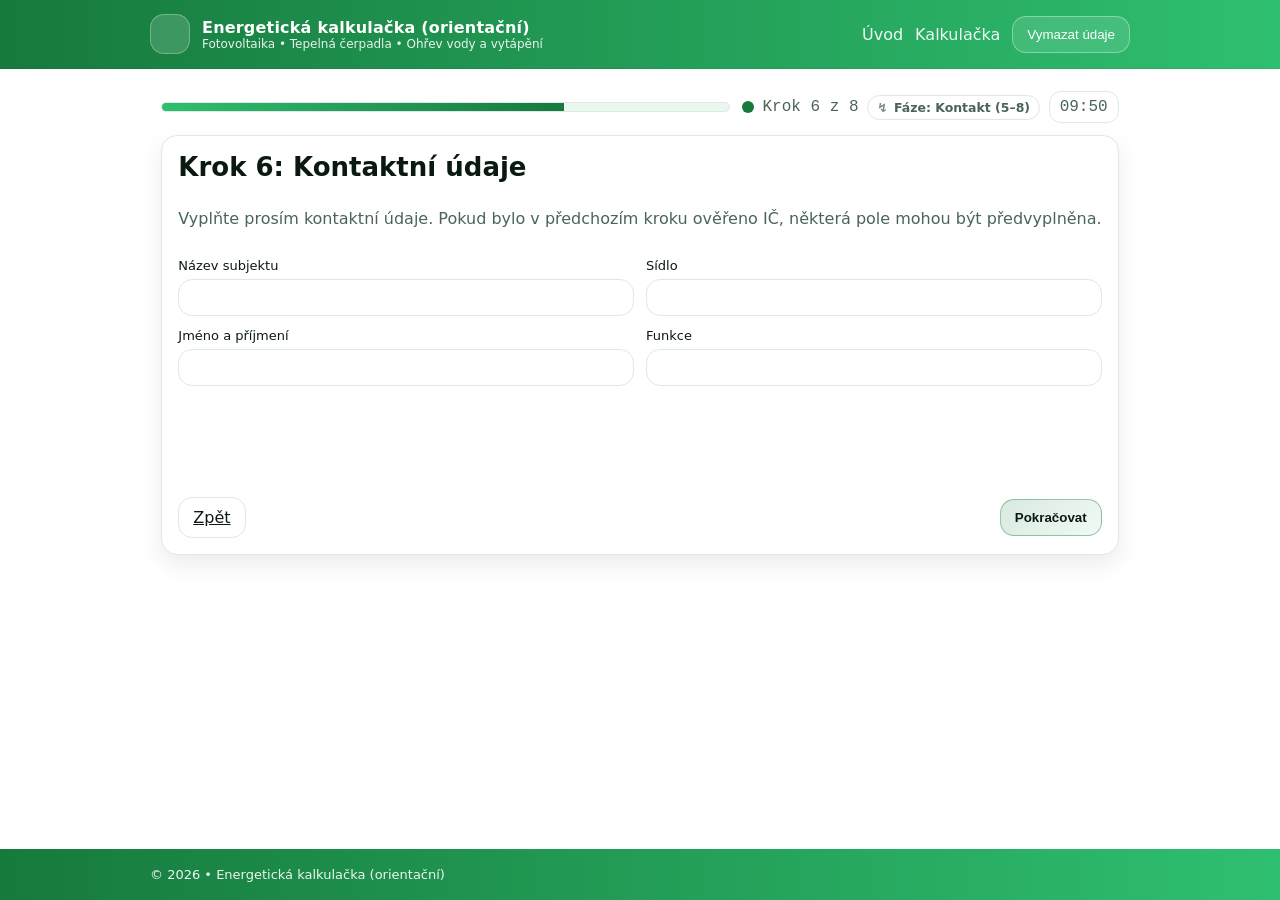
<file: step6.html>
<!doctype html>
<html lang="cs">
<head>
  <meta charset="utf-8" />
  <meta name="viewport" content="width=device-width,initial-scale=1" />
  <title>Krok 6 – Údaje subjektu</title>
  <link rel="stylesheet" href="./styles.css" />
</head>
<body>
  <header class="topbar">
    <div class="wrap topbar__inner">
      <div class="brand">
        <div class="brand__logo" aria-hidden="true"></div>
        <div>
          <div class="brand__name">Energetická kalkulačka (orientační)</div>
          <div class="brand__tag">Fotovoltaika • Tepelná čerpadla • Ohřev vody a vytápění</div>
        </div>
      </div>
      <div class="navlinks">
        <a href="./index.html">Úvod</a>
        <a href="./step1.html">Kalkulačka</a>
        <button class="btn" id="resetBtn" type="button">Vymazat údaje</button>
      </div>
    </div>
  </header>

  <main class="main wrap section">
    
        <div class="wizardTop">
          <div class="progress"><div class="progress__bar" data-progress style="width:0%"></div></div>
          <div class="meta">
            <span class="pulse" aria-hidden="true"></span>
            <span data-stepLabel class="mono">Krok 6 z 8</span>
            <span class="phase" data-phase>Fáze: Výpočet (1–4)</span>
            <span class="timer"><span data-timer>10:00</span></span>
          </div>
        </div>
    <div class="card card--wizard">
      
<h2>Krok 6: Kontaktní údaje</h2>
<p>Vyplňte prosím kontaktní údaje. Pokud bylo v předchozím kroku ověřeno IČ, některá pole mohou být předvyplněna.</p>
<div class="form">
  <div class="field"><label for="subjectName">Název subjektu</label><input id="subjectName" /></div>
  <div class="field"><label for="seat">Sídlo</label><input id="seat" /></div>
  <div class="field"><label for="personName">Jméno a příjmení</label><input id="personName" /></div>
  <div class="field"><label for="role">Funkce</label><input id="role" /></div>
</div>
<div class="err" id="err" hidden></div>
<div class="nav"><a class="btn" href="./step5.html">Zpět</a><button class="btn btn--primary" id="next" type="button">Pokračovat</button></div>

    </div>
  </main>

  <footer class="footer">
    <div class="wrap footer__inner">
      © 2026 • Energetická kalkulačka (orientační)
    </div>
  </footer>

  <script src="./app.js"></script>
  <script>
    // global init
    const rb = document.getElementById('resetBtn');
    if (rb) rb.addEventListener('click', () => { ECO.resetAll(); window.location.href='./index.html'; });
    ECO.renderTimer();
    ECO.setWizardTop(6,8);
  </script>
  <script>
  
(() => {
  const s = ECO.loadState();
  const subjectName=document.getElementById('subjectName');
  const seat=document.getElementById('seat');
  const personName=document.getElementById('personName');
  const role=document.getElementById('role');
  const err=document.getElementById('err');

  subjectName.value=s.subjectName||"";
  seat.value=s.seat||"";
  personName.value=s.personName||"";
  role.value=s.role||"";

  document.getElementById('next').addEventListener('click', () => {
    s.subjectName=(subjectName.value||"").trim();
    s.seat=(seat.value||"").trim();
    s.personName=(personName.value||"").trim();
    s.role=(role.value||"").trim();

    const errs=[];
    if(!s.subjectName) errs.push("Uveďte název subjektu.");
    if(!s.personName) errs.push("Uveďte jméno kontaktní osoby.");
    if(!s.role) errs.push("Uveďte funkci (např. předseda SVJ, správce, technik).");

    if(errs.length){ ECO.showError(err, errs); return; }
    ECO.showError(err, []);
    ECO.saveState(s);
    ECO.navigate("./step7.html");
  });
})();</script>
</body>
</html>
</file>
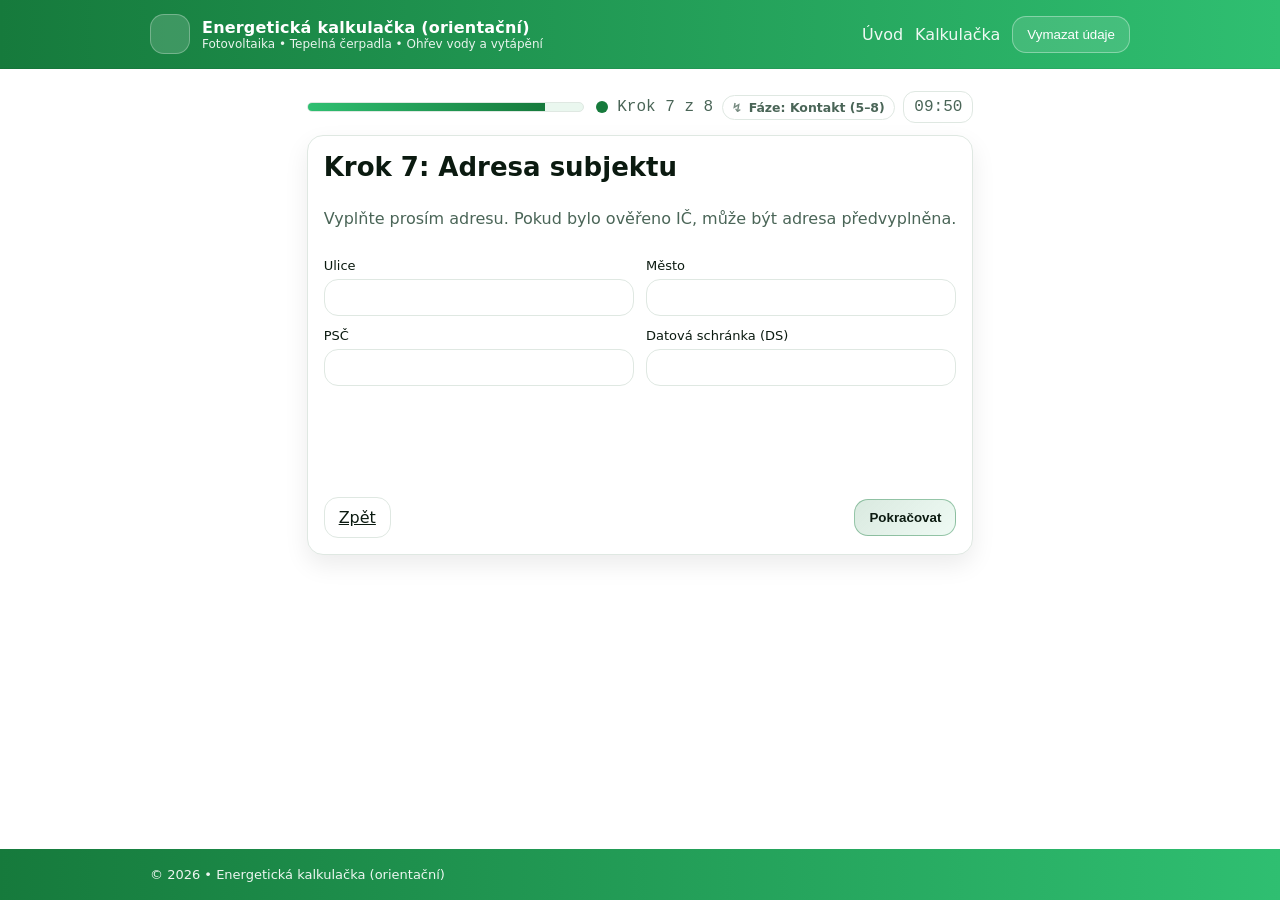
<file: step7.html>
<!doctype html>
<html lang="cs">
<head>
  <meta charset="utf-8" />
  <meta name="viewport" content="width=device-width,initial-scale=1" />
  <title>Krok 7 – Adresa</title>
  <link rel="stylesheet" href="./styles.css" />
</head>
<body>
  <header class="topbar">
    <div class="wrap topbar__inner">
      <div class="brand">
        <div class="brand__logo" aria-hidden="true"></div>
        <div>
          <div class="brand__name">Energetická kalkulačka (orientační)</div>
          <div class="brand__tag">Fotovoltaika • Tepelná čerpadla • Ohřev vody a vytápění</div>
        </div>
      </div>
      <div class="navlinks">
        <a href="./index.html">Úvod</a>
        <a href="./step1.html">Kalkulačka</a>
        <button class="btn" id="resetBtn" type="button">Vymazat údaje</button>
      </div>
    </div>
  </header>

  <main class="main wrap section">
    
        <div class="wizardTop">
          <div class="progress"><div class="progress__bar" data-progress style="width:0%"></div></div>
          <div class="meta">
            <span class="pulse" aria-hidden="true"></span>
            <span data-stepLabel class="mono">Krok 7 z 8</span>
            <span class="phase" data-phase>Fáze: Výpočet (1–4)</span>
            <span class="timer"><span data-timer>10:00</span></span>
          </div>
        </div>
    <div class="card card--wizard">
      
<h2>Krok 7: Adresa subjektu</h2>
<p>Vyplňte prosím adresu. Pokud bylo ověřeno IČ, může být adresa předvyplněna.</p>
<div class="form">
  <div class="field"><label for="street">Ulice</label><input id="street" /></div>
  <div class="field"><label for="city">Město</label><input id="city" /></div>
  <div class="field"><label for="zip">PSČ</label><input id="zip" inputmode="numeric" /></div>
  <div class="field"><label for="ds">Datová schránka (DS)</label><input id="ds" /></div>
</div>
<div class="err" id="err" hidden></div>
<div class="nav"><a class="btn" href="./step6.html">Zpět</a><button class="btn btn--primary" id="next" type="button">Pokračovat</button></div>

    </div>
  </main>

  <footer class="footer">
    <div class="wrap footer__inner">
      © 2026 • Energetická kalkulačka (orientační)
    </div>
  </footer>

  <script src="./app.js"></script>
  <script>
    // global init
    const rb = document.getElementById('resetBtn');
    if (rb) rb.addEventListener('click', () => { ECO.resetAll(); window.location.href='./index.html'; });
    ECO.renderTimer();
    ECO.setWizardTop(7,8);
  </script>
  <script>
  
(() => {
  const s=ECO.loadState();
  const street=document.getElementById('street');
  const city=document.getElementById('city');
  const zip=document.getElementById('zip');
  const ds=document.getElementById('ds');
  const err=document.getElementById('err');

  street.value=s.street||"";
  city.value=s.city||"";
  zip.value=s.zip||"";
  ds.value=s.ds||"";

  document.getElementById('next').addEventListener('click', () => {
    s.street=(street.value||"").trim();
    s.city=(city.value||"").trim();
    s.zip=(zip.value||"").trim();
    s.ds=(ds.value||"").trim();

    const errs=[];
    if(!s.street) errs.push("Uveďte ulici a číslo.");
    if(!s.city) errs.push("Uveďte město.");
    if(!s.zip) errs.push("Uveďte PSČ.");
    if(s.zip && !/^\d{3}\s?\d{2}$/.test(s.zip)) errs.push("PSČ musí být ve formátu 123 45.");

    if(errs.length){ ECO.showError(err, errs); return; }
    ECO.showError(err, []);
    ECO.saveState(s);
    ECO.navigate("./step8.html");
  });
})();</script>
</body>
</html>
</file>
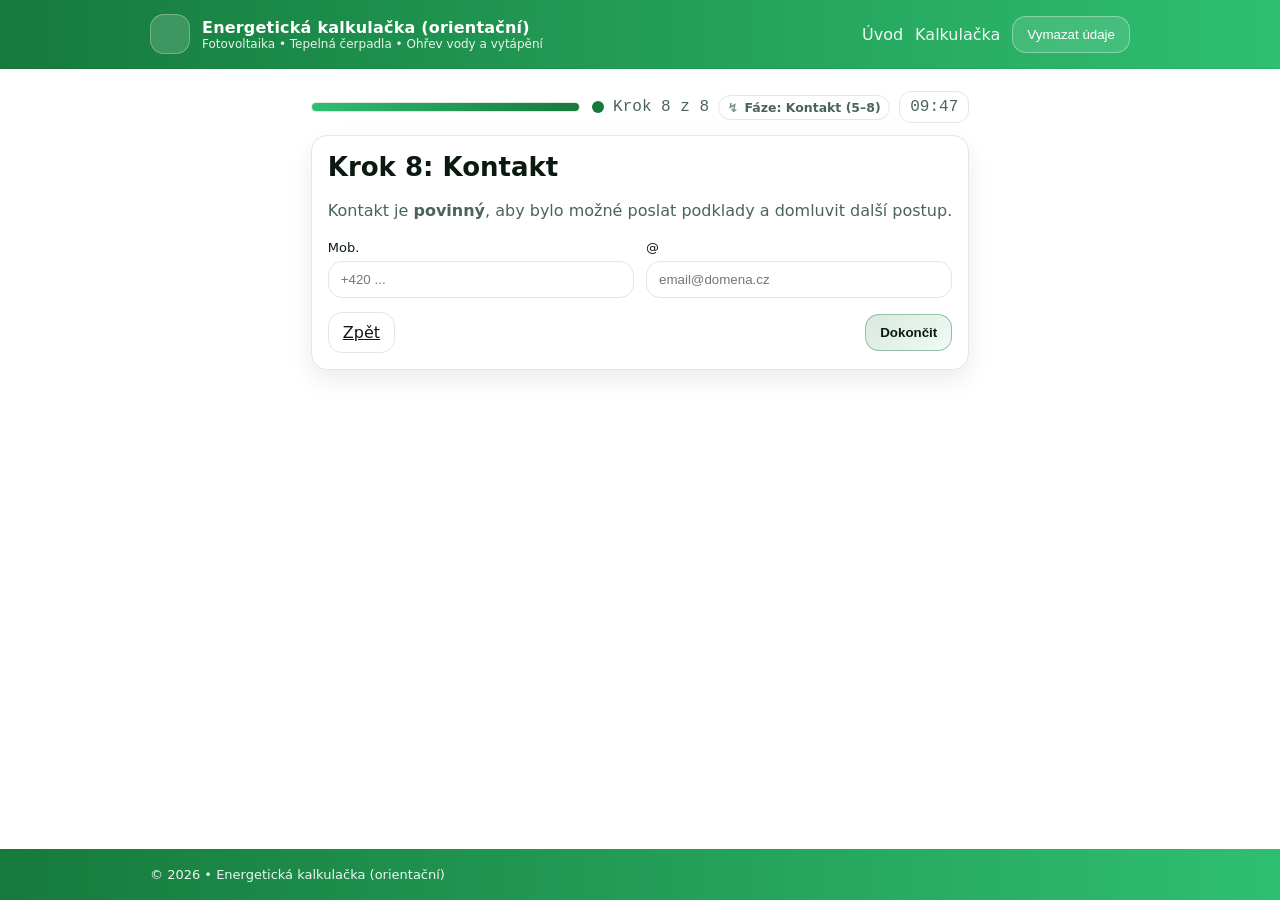
<file: step8.html>
<!doctype html>
<html lang="cs">
<head>
  <meta charset="utf-8" />
  <meta name="viewport" content="width=device-width,initial-scale=1" />
  <title>Krok 8 – Kontakt</title>
  <link rel="stylesheet" href="./styles.css" />
</head>
<body>
  <header class="topbar">
    <div class="wrap topbar__inner">
      <div class="brand">
        <div class="brand__logo" aria-hidden="true"></div>
        <div>
          <div class="brand__name">Energetická kalkulačka (orientační)</div>
          <div class="brand__tag">Fotovoltaika • Tepelná čerpadla • Ohřev vody a vytápění</div>
        </div>
      </div>
      <div class="navlinks">
        <a href="./index.html">Úvod</a>
        <a href="./step1.html">Kalkulačka</a>
        <button class="btn" id="resetBtn" type="button">Vymazat údaje</button>
      </div>
    </div>
  </header>

  <main class="main wrap section">
    
        <div class="wizardTop">
          <div class="progress"><div class="progress__bar" data-progress style="width:0%"></div></div>
          <div class="meta">
            <span class="pulse" aria-hidden="true"></span>
            <span data-stepLabel class="mono">Krok 8 z 8</span>
            <span class="phase" data-phase>Fáze: Výpočet (1–4)</span>
            <span class="timer"><span data-timer>10:00</span></span>
          </div>
        </div>
    <div class="card">
      
<h2>Krok 8: Kontakt</h2>
<p>Kontakt je <b>povinný</b>, aby bylo možné poslat podklady a domluvit další postup.</p>
<div class="form">
  <div class="field"><label for="phone">Mob.</label><input id="phone" inputmode="tel" placeholder="+420 ..." /></div>
  <div class="field"><label for="email">@</label><input id="email" inputmode="email" placeholder="email@domena.cz" /></div>
</div>
<div class="err" id="err" hidden></div>
<div class="nav"><a class="btn" href="./step7.html">Zpět</a><button class="btn btn--primary" id="next" type="button">Dokončit</button></div>

    </div>
  </main>

  <footer class="footer">
    <div class="wrap footer__inner">
      © 2026 • Energetická kalkulačka (orientační)
    </div>
  </footer>

  <script src="./app.js"></script>
  <script>
    // global init
    const rb = document.getElementById('resetBtn');
    if (rb) rb.addEventListener('click', () => { ECO.resetAll(); window.location.href='./index.html'; });
    ECO.renderTimer();
    ECO.setWizardTop(8,8);
  </script>
  <script>
  
(() => {
  const s=ECO.loadState();
  const phone=document.getElementById('phone');
  const email=document.getElementById('email');
  const err=document.getElementById('err');
  phone.value=s.phone||"";
  email.value=s.email||"";

  document.getElementById('next').addEventListener('click', () => {
    s.phone=(phone.value||"").trim();
    s.email=(email.value||"").trim();

    const errs=[];
    if(!s.phone) errs.push("Doplň telefon.");
    if(!s.email) errs.push("Doplň e‑mail.");
    if(s.email && !/^[^\s@]+@[^\s@]+\.[^\s@]+$/.test(s.email)) errs.push("E‑mail nevypadá validně.");

    if(errs.length){ ECO.showError(err, errs); return; }
    ECO.showError(err, []);
    ECO.saveState(s);
    ECO.navigate("./done.html");
  });
})();</script>
</body>
</html>
</file>
<file: styles.css>
:root{
  --bg:#ffffff;
  --text:#0b1a10;
  --muted:#4a6557;
  --line:#dfe8e2;
  --green:#167a3c;
  --green2:#2fbf71;
  --greenSoft:#eaf7ef;
  --shadow: 0 10px 25px rgba(0,0,0,.08);
  --radius: 16px;
  --max: 980px;
  --mono: ui-monospace, SFMono-Regular, Menlo, Monaco, Consolas, "Liberation Mono","Courier New", monospace;
}
*{box-sizing:border-box}
html,body{height:100%}
body{
  margin:0;
  min-height:100vh;
  display:flex;
  flex-direction:column;
  /* prostor pro fixed footer */
  padding-bottom:72px;
  font-family: ui-sans-serif, system-ui, -apple-system, Segoe UI, Roboto, Arial, "Noto Sans", sans-serif;
  background: var(--bg);
  color:var(--text);
}
a{color:var(--green)}
.wrap{max-width:var(--max); margin:0 auto; padding:0 18px}

.topbar{
  position:sticky; top:0; z-index:20;
  background: linear-gradient(90deg, var(--green), var(--green2));
  color:#fff;
  border-bottom: 1px solid rgba(0,0,0,.06);
}
.topbar__inner{display:flex; align-items:center; justify-content:space-between; gap:16px; padding:14px 0}
.brand{display:flex; align-items:center; gap:12px}
.brand__logo{
  width:40px; height:40px; border-radius:14px;
  display:grid; place-items:center;
  background: rgba(255,255,255,.16);
  border:1px solid rgba(255,255,255,.28);
}
.brand__name{font-weight:900; letter-spacing:.2px}
.brand__tag{font-size:12px; opacity:.9}
.navlinks{display:flex; gap:12px; align-items:center}
.navlinks a{color:rgba(255,255,255,.92); text-decoration:none}
.navlinks a:hover{color:#fff}
.navlinks .btn{border-color:rgba(255,255,255,.35); background: rgba(255,255,255,.12); color:#fff}
.navlinks .btn:hover{border-color:rgba(255,255,255,.55)}

.card{
  background: #fff;
  border:1px solid var(--line);
  border-radius: var(--radius);
  box-shadow: var(--shadow);
  padding:16px;
}
h1{font-size:38px; line-height:1.05; margin:0 0 10px}
h2{font-size:26px; margin:0 0 8px}
h3{margin:0 0 8px}
p{color:var(--muted); line-height:1.65}
.lead{font-size:16px; max-width: 80ch}
.grid3{display:grid; grid-template-columns: repeat(3,1fr); gap:14px; margin-top:16px}
@media (max-width: 920px){ .grid3{grid-template-columns:1fr} .navlinks{display:none} }

.btn{
  border:1px solid var(--line);
  background: #fff;
  color:var(--text);
  padding:10px 14px;
  border-radius: 14px;
  cursor:pointer;
  transition: transform .05s ease, border-color .2s ease, background .2s ease;
}
.btn:hover{border-color: rgba(22,122,60,.35); background: rgba(22,122,60,.04)}
.btn:active{transform: translateY(1px)}
.btn--primary{
  border-color: rgba(22,122,60,.40);
  background: linear-gradient(135deg, rgba(22,122,60,.16), rgba(47,191,113,.08));
  font-weight:800;
}
.btn--lg{padding:12px 16px; border-radius:16px}

.section{padding:22px 0 40px}
.footer{
  background: linear-gradient(90deg, var(--green), var(--green2));
  color: rgba(255,255,255,.92);
  position:fixed;
  left:0; right:0; bottom:0;
  z-index:30;
}
.footer__inner{padding:18px 0; font-size:13px}
.footer a{color:#fff}

.kpi{display:grid; grid-template-columns: 1.2fr .8fr; gap:14px}
@media (max-width: 920px){ .kpi{grid-template-columns:1fr} }

.wizardTop{
  display:flex; align-items:center; justify-content:space-between; gap:12px;
  margin-bottom:12px;
}
.progress{flex:1; height:10px; border-radius:999px; background: var(--greenSoft); overflow:hidden; border:1px solid var(--line)}
.progress__bar{height:100%; background: linear-gradient(90deg, var(--green2), var(--green))}
.meta{display:flex; gap:10px; align-items:center; color:var(--muted); white-space:nowrap}
.timer{font-family:var(--mono); padding:6px 10px; border-radius:12px; border:1px solid var(--line); background:#fff}

.form{display:grid; grid-template-columns: 1fr 1fr; gap:12px; margin-top:10px}
@media (max-width: 920px){ .form{grid-template-columns:1fr} }
.field label{display:block; font-size:13px; margin-bottom:6px}
.field input, .field select, .field textarea{
  width:100%;
  padding:10px 12px;
  border-radius:14px;
  border:1px solid var(--line);
  background:#fff;
  color:var(--text);
  outline:none;
}
.field input:focus, .field select:focus, .field textarea:focus{border-color: rgba(22,122,60,.5)}
.hint{margin-top:6px; color: var(--muted); font-size:12px}
.nav{display:flex; align-items:center; justify-content:space-between; gap:10px; margin-top:14px}
.err{
  border:1px solid rgba(220,38,38,.25);
  background: rgba(220,38,38,.06);
  color: var(--text);
  padding:10px 12px;
  border-radius:14px;
  margin-top:10px;
}
.ok{
  border:1px solid rgba(22,122,60,.25);
  background: rgba(22,122,60,.06);
  padding:10px 12px;
  border-radius:14px;
  margin-top:10px;
}
.pulse{
  width:12px; height:12px; border-radius:999px; background: var(--green);
  box-shadow: 0 0 0 rgba(22,122,60,.0);
  animation: pulse 1.5s infinite;
}
@keyframes pulse{
  0%{ box-shadow: 0 0 0 0 rgba(22,122,60,.22) }
  70%{ box-shadow: 0 0 0 10px rgba(22,122,60,.0) }
  100%{ box-shadow: 0 0 0 0 rgba(22,122,60,.0) }
}
.small{font-size:13px; color:var(--muted)}
.mono{font-family:var(--mono)}
.callout{
  border:1px solid var(--line);
  background:#fff;
  border-left:4px solid rgba(22,122,60,.55);
  border-radius:10px;
  padding:12px 14px;
  margin-top:12px;
}



/* --- Excel-notes alignment upgrades --- */
.badge{
  display:inline-block;
  padding:.18rem .5rem;
  border-radius:999px;
  border:1px solid var(--line);
  background:var(--greenSoft);
  color:var(--green);
  font-weight:700;
  font-size:.78rem;
  line-height:1.2;
  margin-left:.4rem;
}
.chip{
  display:inline-flex;
  align-items:center;
  gap:.35rem;
  padding:.22rem .55rem;
  border-radius:999px;
  border:1px solid var(--line);
  background:#fff;
  color:var(--muted);
  font-weight:700;
  font-size:.78rem;
}
.chip--ok{ background:var(--greenSoft); color:var(--green); }
.chip--warn{ background:#fff8e6; color:#7a5a16; border-color:#f0d9a6; }

.wizardTop .meta{ flex-wrap:wrap; gap:.55rem; }
.phase{
  display:inline-flex;
  align-items:center;
  gap:.4rem;
  padding:.25rem .55rem;
  border:1px solid var(--line);
  border-radius:999px;
  background:#fff;
  color:var(--muted);
  font-weight:700;
  font-size:.78rem;
}
.phase:before{ content:"↯"; opacity:.75; }

.summaryMini{
  padding:12px 14px;
  border:1px solid var(--line);
  border-radius:14px;
  background:#fff;
  margin:14px 0 10px;
  color:var(--muted);
}
.summaryMini b{ color:var(--text); }

/* Overlay for 'system works' */
.overlay{
  position:fixed;
  inset:0;
  background:rgba(11,26,16,.55);
  display:flex;
  align-items:center;
  justify-content:center;
  padding:24px;
  z-index:9999;
  opacity:0;
  pointer-events:none;
  transition:opacity .18s ease;
}
.overlay--show{ opacity:1; pointer-events:auto; }
.overlay__card{
  width:min(520px, 100%);
  border-radius:22px;
  background:#fff;
  box-shadow: var(--shadow);
  border:1px solid var(--line);
  padding:18px 18px 16px;
}
.overlay__title{ font-size:1.12rem; font-weight:900; margin-bottom:6px; }
.overlay__sub{ color:var(--muted); margin-bottom:12px; }
.overlay__bar{
  height:10px;
  background:#f2f5f3;
  border-radius:999px;
  overflow:hidden;
  border:1px solid var(--line);
}
.overlay__barFill{
  height:100%;
  width:35%;
  background:linear-gradient(90deg, var(--green), var(--green2));
  animation: ecoBar 900ms ease-in-out infinite alternate;
}
@keyframes ecoBar{ from{ width:25%; } to{ width:85%; } }
.overlay__meta{ margin-top:10px; color:var(--muted); }

/* Better field grouping in Step 3 */
.block{
  border:1px solid var(--line);
  border-radius:18px;
  padding:14px;
  background:#fff;
}
.block h3{ margin:0 0 8px; font-size:1.05rem; }
.block .row{
  display:flex;
  align-items:center;
  justify-content:space-between;
  gap:12px;
  flex-wrap:wrap;
  margin-bottom:10px;
}


.grid2{
  display:grid;
  grid-template-columns: 1fr 1fr;
  gap:14px;
}
@media (max-width: 720px){
  .grid2{ grid-template-columns: 1fr; }
}


.main{flex:1;}


.row{display:flex;gap:10px;align-items:center;}
.row--tight input{flex:1;}
.nav{display:flex;justify-content:space-between;align-items:center;gap:10px;}
.nav__right{display:flex;gap:10px;align-items:center;}


/* Sjednocení rozhraní kroků (5–7) */
.card--wizard{
  min-height: 420px;
  display: flex;
  flex-direction: column;
}
.card--wizard .nav{ margin-top: auto; }

.ico-status{ margin-top: 10px; font-size: 14px; }
.ico-status--ok{ color: #1b5e20; font-weight: 700; }
.ico-status--bad{ color: #b71c1c; font-weight: 700; }
.ico-status--info{ color: var(--muted); }
</file>
